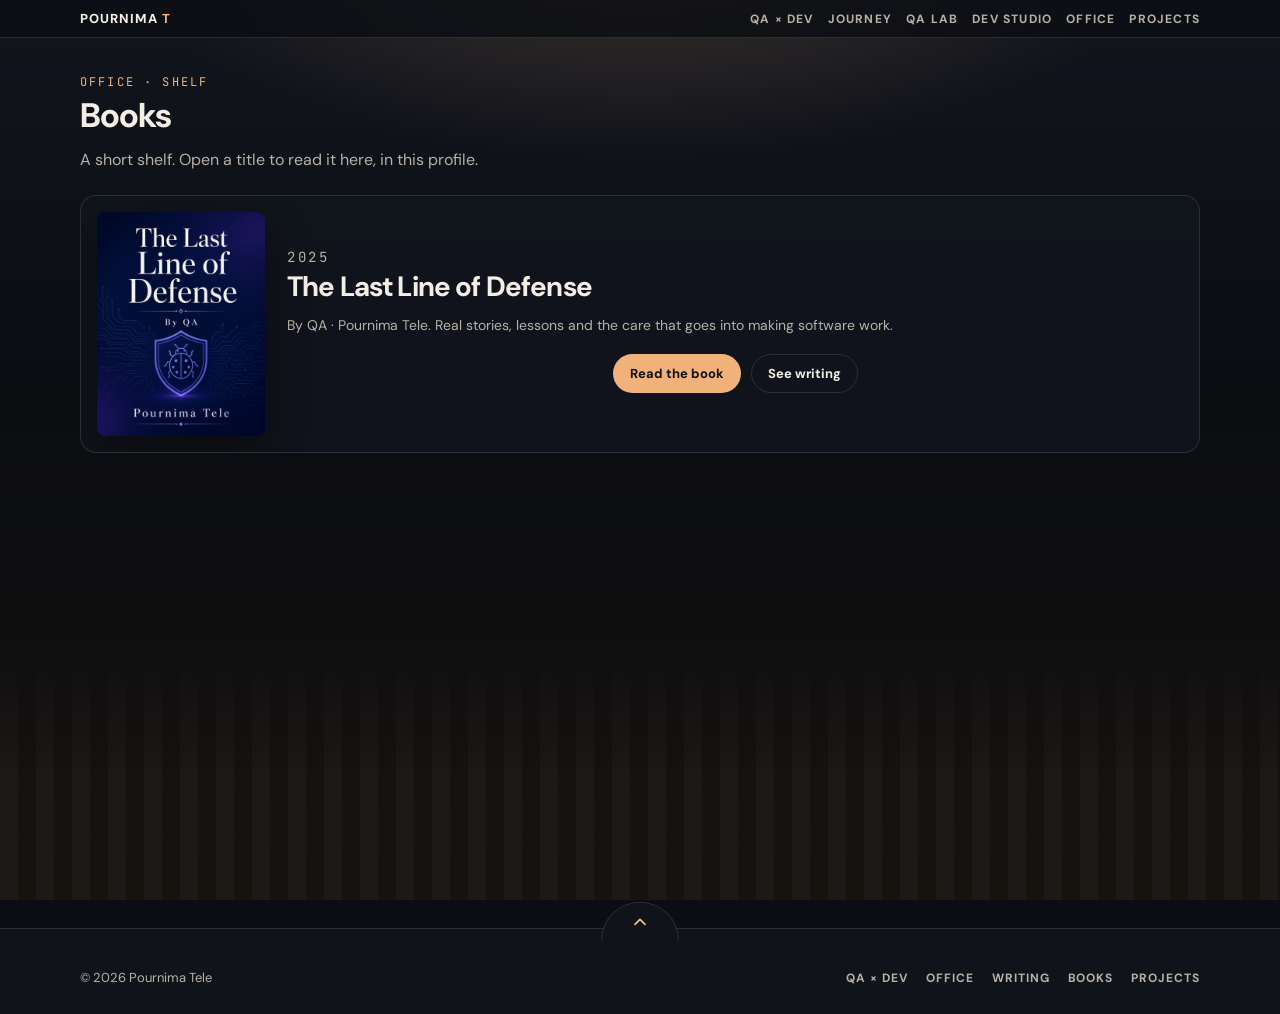
<file: books.html>
<!DOCTYPE html>
<html lang="en">
<head>
  <meta charset="UTF-8" />
  <meta name="viewport" content="width=device-width, initial-scale=1" />
  <title>Books | Pournima T</title>
  <meta name="description" content="The Last Line of Defense — By QA. A book by Pournima Tele." />
  <link rel="preconnect" href="https://fonts.googleapis.com" />
  <link href="https://fonts.googleapis.com/css2?family=DM+Sans:wght@400;500;700;800&family=JetBrains+Mono:wght@500;700&display=swap" rel="stylesheet" />
  <link rel="stylesheet" href="./styles.css" />
</head>
<body id="top" data-room="office" data-root="./">
  <div class="mouse-spot" aria-hidden="true"></div>
  <a class="skip" href="#main">Skip to content</a>
  <div class="floor">
    <header class="nav hud">
      <div class="wrap hud-inner">
        <a class="brand" href="https://qapournima.github.io/qa-dev/">Pournima <span>T</span></a>
        <nav class="nav-links" aria-label="Site">
          <a href="https://qapournima.github.io/qa-dev/" title="Keyboard 1">QA × Dev</a>
          <a href="./journey.html" title="Keyboard J">Journey</a>
          <a href="./qa-lab.html" title="Keyboard 2">QA Lab</a>
          <a href="./dev-studio.html" title="Keyboard 3">Dev Studio</a>
          <a href="./office.html" title="Keyboard 4">Office</a>
          <a href="./fame.html" title="Keyboard 5">Projects</a>
        </nav>
      </div>
    </header>
    <main id="main" class="wrap room" tabindex="-1">
      <p class="kicker">Office · Shelf</p>
      <h1 class="section-title">Books</h1>
      <p class="section-sub">A short shelf. Open a title to read it here, in this profile.</p>
      <article class="panel book-hero" style="margin-top:22px">
        <img src="./assets/books/last-line-cover.png" alt="The Last Line of Defense cover" />
        <div>
          <p class="kicker">2025</p>
          <h2 class="section-title" style="font-size:28px">The Last Line of Defense</h2>
          <p class="section-sub">By QA · Pournima Tele. Real stories, lessons and the care that goes into making software work.</p>
          <div class="cta" style="margin-top:18px">
            <a class="btn btn-primary" href="https://qapournima.github.io/QAPournima/books/read.html?id=the-last-line-of-defense">Read the book</a>
            <a class="btn btn-ghost" href="./writing.html">See writing</a>
          </div>
        </div>
      </article>
    </main>
  </div>
  <footer class="site-foot">
    <a class="to-top" href="#top" aria-label="Back to top"><svg viewBox="0 0 24 24" width="20" height="20" aria-hidden="true"><path d="M6 14l6-6 6 6" fill="none" stroke="currentColor" stroke-width="2.2" stroke-linecap="round" stroke-linejoin="round"/></svg></a>
    <div class="foot-inner wrap">
      <p>© 2026 Pournima Tele</p>
      <nav aria-label="Footer">
        <a href="https://qapournima.github.io/qa-dev/">QA × Dev</a>
        <a href="./office.html">Office</a>
        <a href="./writing.html">Writing</a>
        <a href="./books.html">Books</a>
        <a href="./fame.html">Projects</a>
      </nav>
    </div>
  </footer>
  <script src="./js/hq.js?v=noguide"></script>
</body>
</html>
</file>
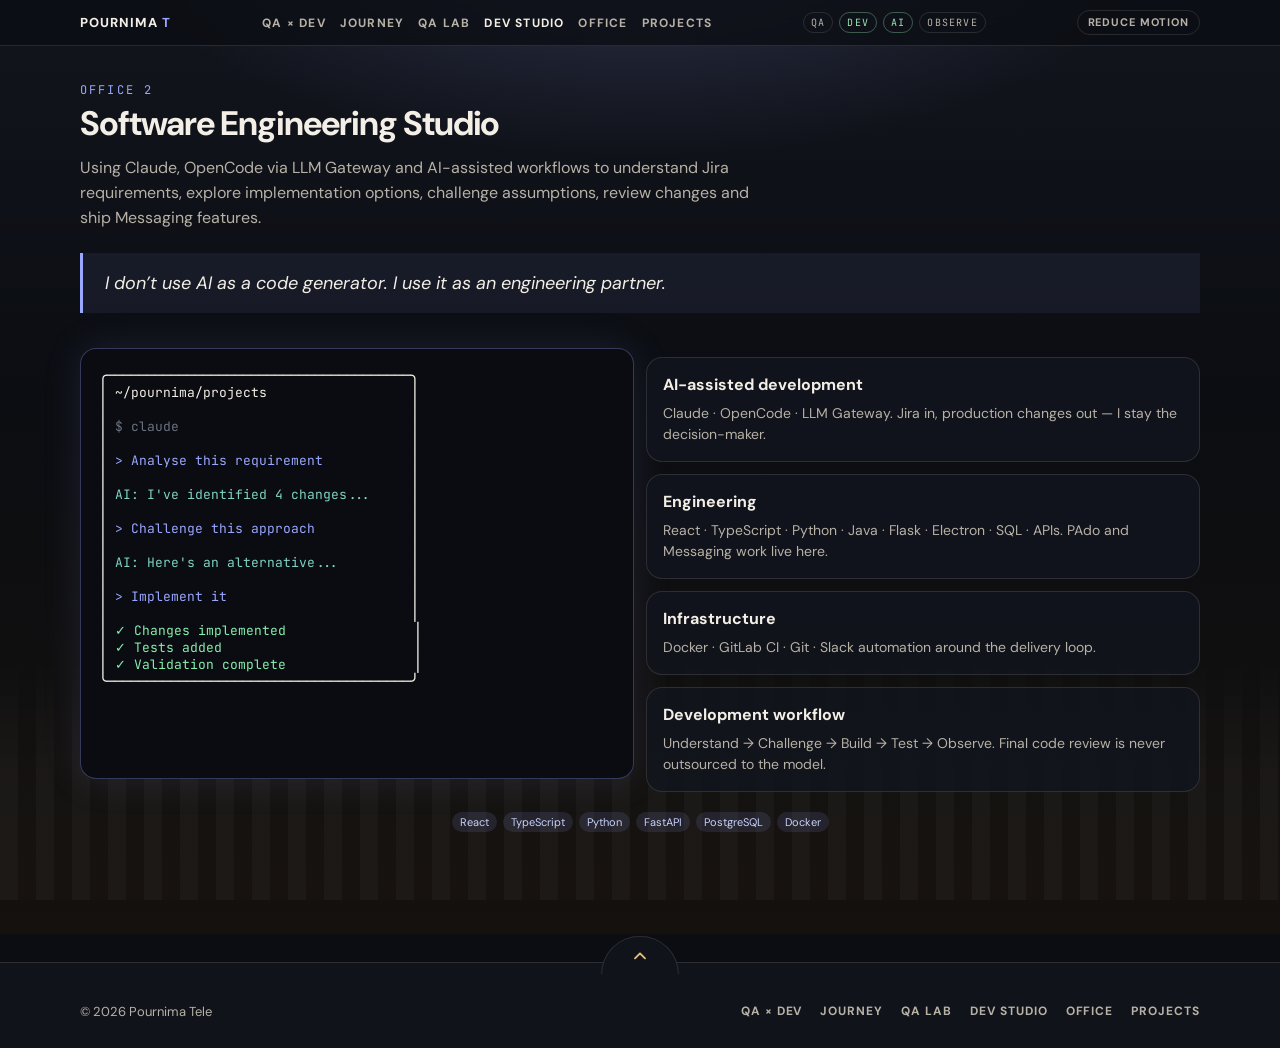
<file: dev-studio.html>
<!DOCTYPE html>
<html lang="en">
<head>
  <meta charset="UTF-8" />
  <meta name="viewport" content="width=device-width, initial-scale=1" />
  <title>Dev Studio | Pournima T</title>
  <link rel="preconnect" href="https://fonts.googleapis.com" />
  <link href="https://fonts.googleapis.com/css2?family=DM+Sans:wght@400;500;700;800&family=JetBrains+Mono:wght@500;700&display=swap" rel="stylesheet" />
  <link rel="stylesheet" href="./styles.css" />
</head>
<body id="top" data-room="dev" data-root="./">
  <div class="mouse-spot" aria-hidden="true"></div>
  <a class="skip" href="#main">Skip to content</a>
  <div class="floor">
    <header class="nav hud">
      <div class="wrap hud-inner">
        <a class="brand" href="https://qapournima.github.io/qa-dev/">Pournima <span>T</span></a>
        <nav class="nav-links" aria-label="Site">
          <a href="https://qapournima.github.io/qa-dev/" title="Keyboard 1">QA × Dev</a>
          <a href="./journey.html" title="Keyboard J">Journey</a>
          <a href="./qa-lab.html" title="Keyboard 2">QA Lab</a>
          <a class="active" href="./dev-studio.html" title="Keyboard 3">Dev Studio</a>
          <a href="./office.html" title="Keyboard 4">Office</a>
          <a href="./fame.html" title="Keyboard 5">Projects</a>
        </nav>
        <p class="hud-status" aria-label="This page: development and AI">
          <span>QA</span>
          <span class="on">Dev</span>
          <span class="on">AI</span>
          <span>Observe</span>
        </p>
        <button type="button" class="hud-toggle" data-motion-toggle aria-pressed="false">Reduce motion</button>
      </div>
    </header>
    <main id="main" class="wrap room" tabindex="-1">
      <p class="kicker">Office 2</p>
      <h1 class="section-title">Software Engineering Studio</h1>
      <p class="section-sub">Using Claude, OpenCode via LLM Gateway and AI-assisted workflows to understand Jira requirements, explore implementation options, challenge assumptions, review changes and ship Messaging features.</p>
      <blockquote class="quote">I don’t use AI as a code generator. I use it as an engineering partner.</blockquote>
      <div class="grid-2">
        <pre class="terminal">╭──────────────────────────────────────╮
│ ~/pournima/projects                  │
│                                      │
│ <span class="bar">$ claude</span>                             │
│                                      │
│ <span class="prompt">&gt; Analyse this requirement</span>           │
│                                      │
│ <span class="ai">AI: I've identified 4 changes...</span>     │
│                                      │
│ <span class="prompt">&gt; Challenge this approach</span>            │
│                                      │
│ <span class="ai">AI: Here's an alternative...</span>         │
│                                      │
│ <span class="prompt">&gt; Implement it</span>                       │
│                                      │
│ <span class="ok">✓ Changes implemented</span>                │
│ <span class="ok">✓ Tests added</span>                        │
│ <span class="ok">✓ Validation complete</span>                │
╰──────────────────────────────────────╯</pre>
        <div class="stations" style="grid-template-columns:1fr">
          <article class="card">
            <h3>AI-assisted development</h3>
            <p>Claude · OpenCode · LLM Gateway. Jira in, production changes out — I stay the decision-maker.</p>
          </article>
          <article class="card">
            <h3>Engineering</h3>
            <p>React · TypeScript · Python · Java · Flask · Electron · SQL · APIs. PAdo and Messaging work live here.</p>
          </article>
          <article class="card">
            <h3>Infrastructure</h3>
            <p>Docker · GitLab CI · Git · Slack automation around the delivery loop.</p>
          </article>
          <article class="card">
            <h3>Development workflow</h3>
            <p>Understand → Challenge → Build → Test → Observe. Final code review is never outsourced to the model.</p>
          </article>
        </div>
      </div>
      <p class="tags" style="justify-content:center;margin-top:20px">
        <span class="tag">React</span><span class="tag">TypeScript</span><span class="tag">Python</span>
        <span class="tag">FastAPI</span><span class="tag">PostgreSQL</span><span class="tag">Docker</span>
      </p>
    </main>
  </div>
  <footer class="site-foot">
    <a class="to-top" href="#top" aria-label="Back to top"><svg viewBox="0 0 24 24" width="20" height="20" aria-hidden="true"><path d="M6 14l6-6 6 6" fill="none" stroke="currentColor" stroke-width="2.2" stroke-linecap="round" stroke-linejoin="round"/></svg></a>
    <div class="foot-inner wrap">
      <p>© 2026 Pournima Tele</p>
      <nav aria-label="Footer">
        <a href="https://qapournima.github.io/qa-dev/">QA × Dev</a>
        <a href="./journey.html">Journey</a>
        <a href="./qa-lab.html">QA Lab</a>
        <a href="./dev-studio.html">Dev Studio</a>
        <a href="./office.html">Office</a>
        <a href="./fame.html">Projects</a>
      </nav>
    </div>
  </footer>
  <script src="./js/hq.js?v=noguide"></script>
</body>
</html>
</file>
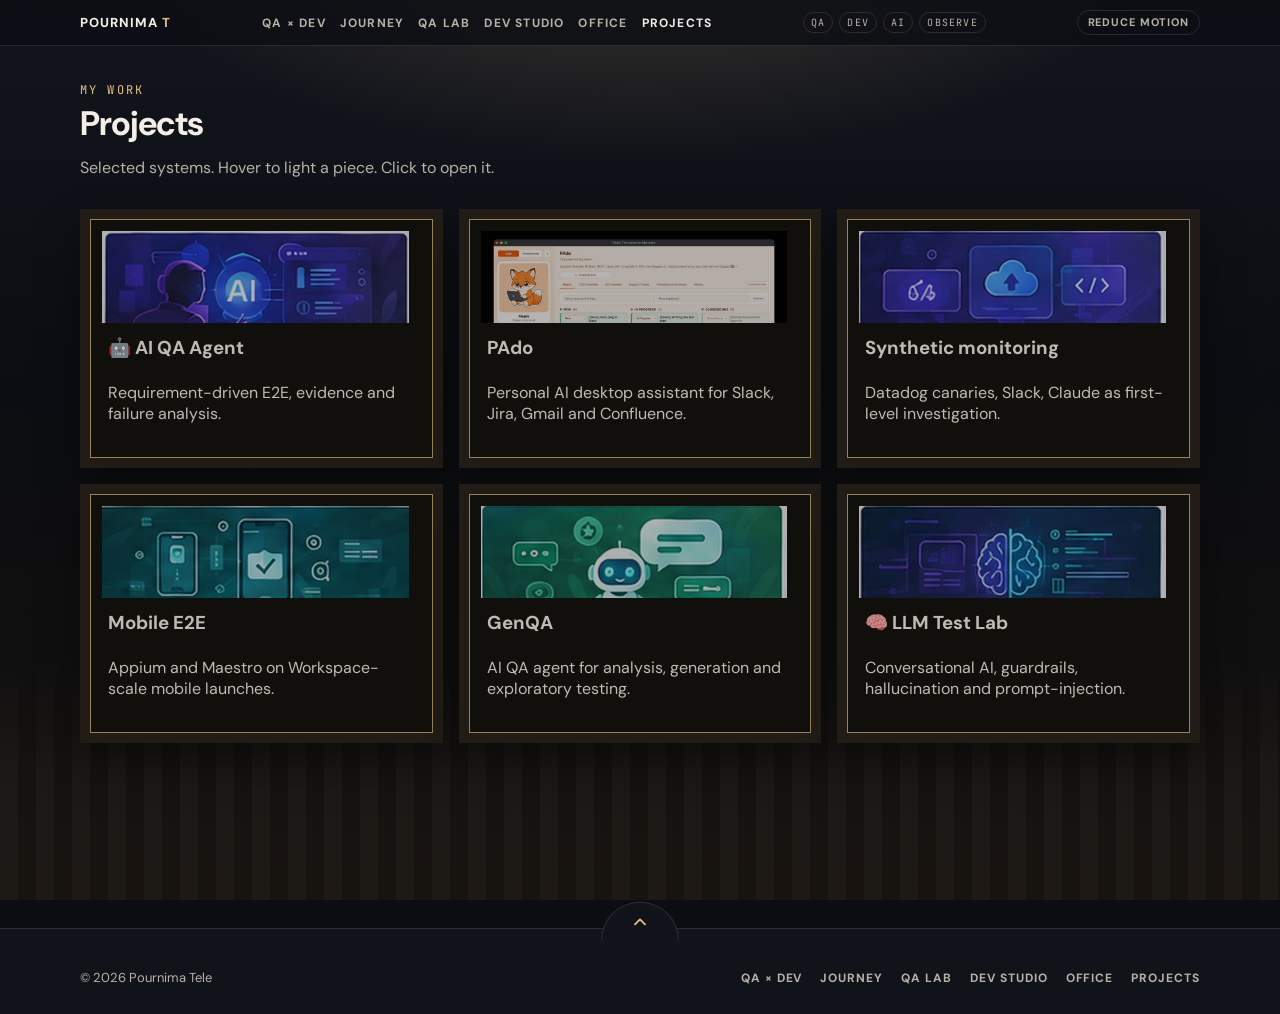
<file: fame.html>
<!DOCTYPE html>
<html lang="en">
<head>
  <meta charset="UTF-8" />
  <meta name="viewport" content="width=device-width, initial-scale=1" />
  <title>Projects | Pournima T</title>
  <link rel="preconnect" href="https://fonts.googleapis.com" />
  <link href="https://fonts.googleapis.com/css2?family=DM+Sans:wght@400;500;700;800&family=JetBrains+Mono:wght@500;700&display=swap" rel="stylesheet" />
  <link rel="stylesheet" href="./styles.css" />
</head>
<body id="top" data-room="fame" data-root="./">
  <div class="mouse-spot" aria-hidden="true"></div>
  <a class="skip" href="#main">Skip to content</a>
  <div class="floor">
    <header class="nav hud">
      <div class="wrap hud-inner">
        <a class="brand" href="https://qapournima.github.io/qa-dev/">Pournima <span>T</span></a>
        <nav class="nav-links" aria-label="Site">
          <a href="https://qapournima.github.io/qa-dev/" title="Keyboard 1">QA × Dev</a>
          <a href="./journey.html" title="Keyboard J">Journey</a>
          <a href="./qa-lab.html" title="Keyboard 2">QA Lab</a>
          <a href="./dev-studio.html" title="Keyboard 3">Dev Studio</a>
          <a href="./office.html" title="Keyboard 4">Office</a>
          <a class="active" href="./fame.html" title="Keyboard 5">Projects</a>
        </nav>
        <p class="hud-status" aria-label="This page: projects">
          <span>QA</span>
          <span>Dev</span>
          <span>AI</span>
          <span>Observe</span>
        </p>
        <button type="button" class="hud-toggle" data-motion-toggle aria-pressed="false">Reduce motion</button>
      </div>
    </header>
    <main id="main" class="wrap room" tabindex="-1">
      <p class="kicker">My work</p>
      <h1 class="section-title">Projects</h1>
      <p class="section-sub">Selected systems. Hover to light a piece. Click to open it.</p>
      <div class="wall">
        <a class="frame" href="./projects/ai-qa.html">
          <img src="./assets/ai-testing-platform.png" alt="" />
          <h3>🤖 AI QA Agent</h3>
          <p>Requirement-driven E2E, evidence and failure analysis.</p>
        </a>
        <a class="frame" href="https://github.com/QAPournima/PAdo">
          <img src="./assets/pado.png" alt="" />
          <h3>PAdo</h3>
          <p>Personal AI desktop assistant for Slack, Jira, Gmail and Confluence.</p>
        </a>
        <a class="frame" href="./qa-lab.html#observability">
          <img src="./assets/api-backend-automation.png" alt="" />
          <h3>Synthetic monitoring</h3>
          <p>Datadog canaries, Slack, Claude as first-level investigation.</p>
        </a>
        <a class="frame" href="https://github.com/QAPournima/QAAutomationTest_Mobile">
          <img src="./assets/mobile-maestro-automation.png" alt="" />
          <h3>Mobile E2E</h3>
          <p>Appium and Maestro on Workspace-scale mobile launches.</p>
        </a>
        <a class="frame" href="https://github.com/QAPournima/GenQA-AI-Agent-Web">
          <img src="./assets/genqa-ai-agent.png" alt="" />
          <h3>GenQA</h3>
          <p>AI QA agent for analysis, generation and exploratory testing.</p>
        </a>
        <a class="frame" href="https://github.com/QAPournima/AI-Testing-Agents">
          <img src="./assets/llm-conversational-ai-testing.png" alt="" />
          <h3>🧠 LLM Test Lab</h3>
          <p>Conversational AI, guardrails, hallucination and prompt-injection.</p>
        </a>
      </div>
    </main>
  </div>
  <footer class="site-foot">
    <a class="to-top" href="#top" aria-label="Back to top"><svg viewBox="0 0 24 24" width="20" height="20" aria-hidden="true"><path d="M6 14l6-6 6 6" fill="none" stroke="currentColor" stroke-width="2.2" stroke-linecap="round" stroke-linejoin="round"/></svg></a>
    <div class="foot-inner wrap">
      <p>© 2026 Pournima Tele</p>
      <nav aria-label="Footer">
        <a href="https://qapournima.github.io/qa-dev/">QA × Dev</a>
        <a href="./journey.html">Journey</a>
        <a href="./qa-lab.html">QA Lab</a>
        <a href="./dev-studio.html">Dev Studio</a>
        <a href="./office.html">Office</a>
        <a href="./fame.html">Projects</a>
      </nav>
    </div>
  </footer>
  <script src="./js/hq.js?v=noguide"></script>
</body>
</html>
</file>
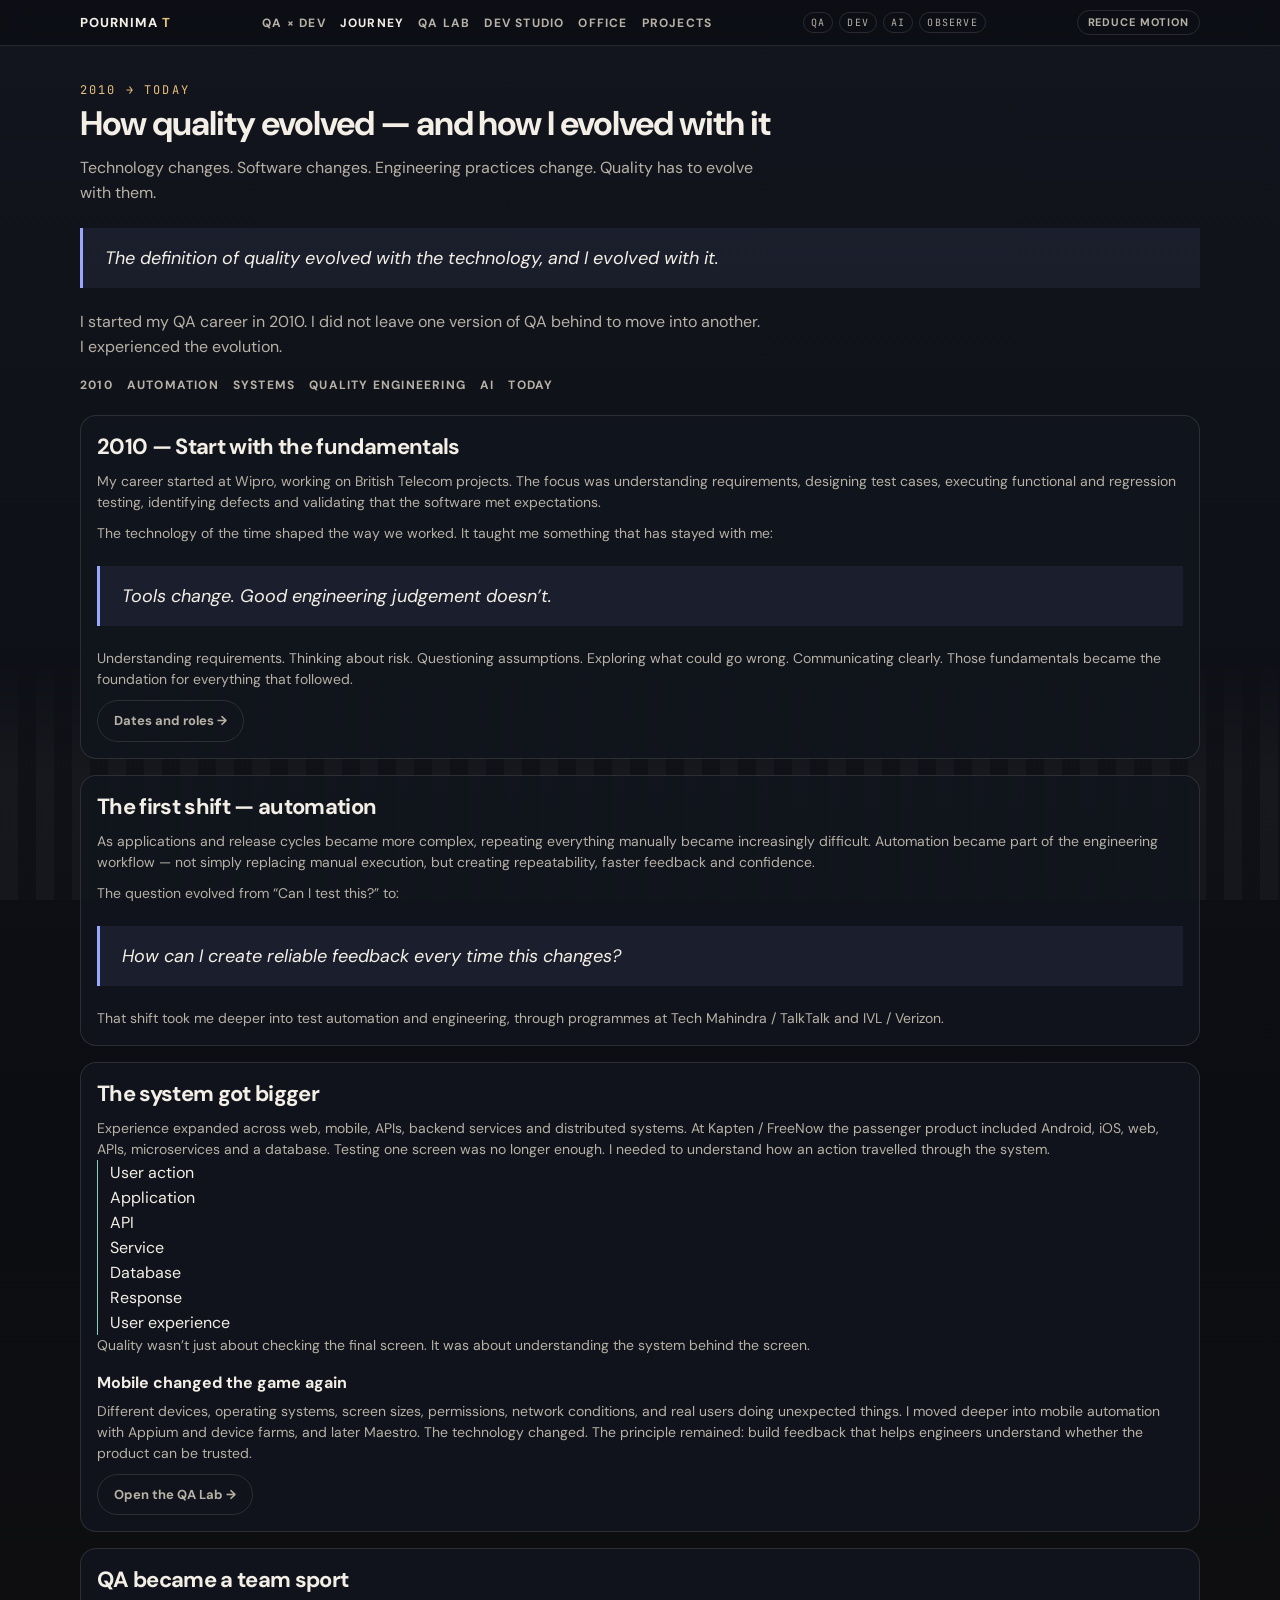
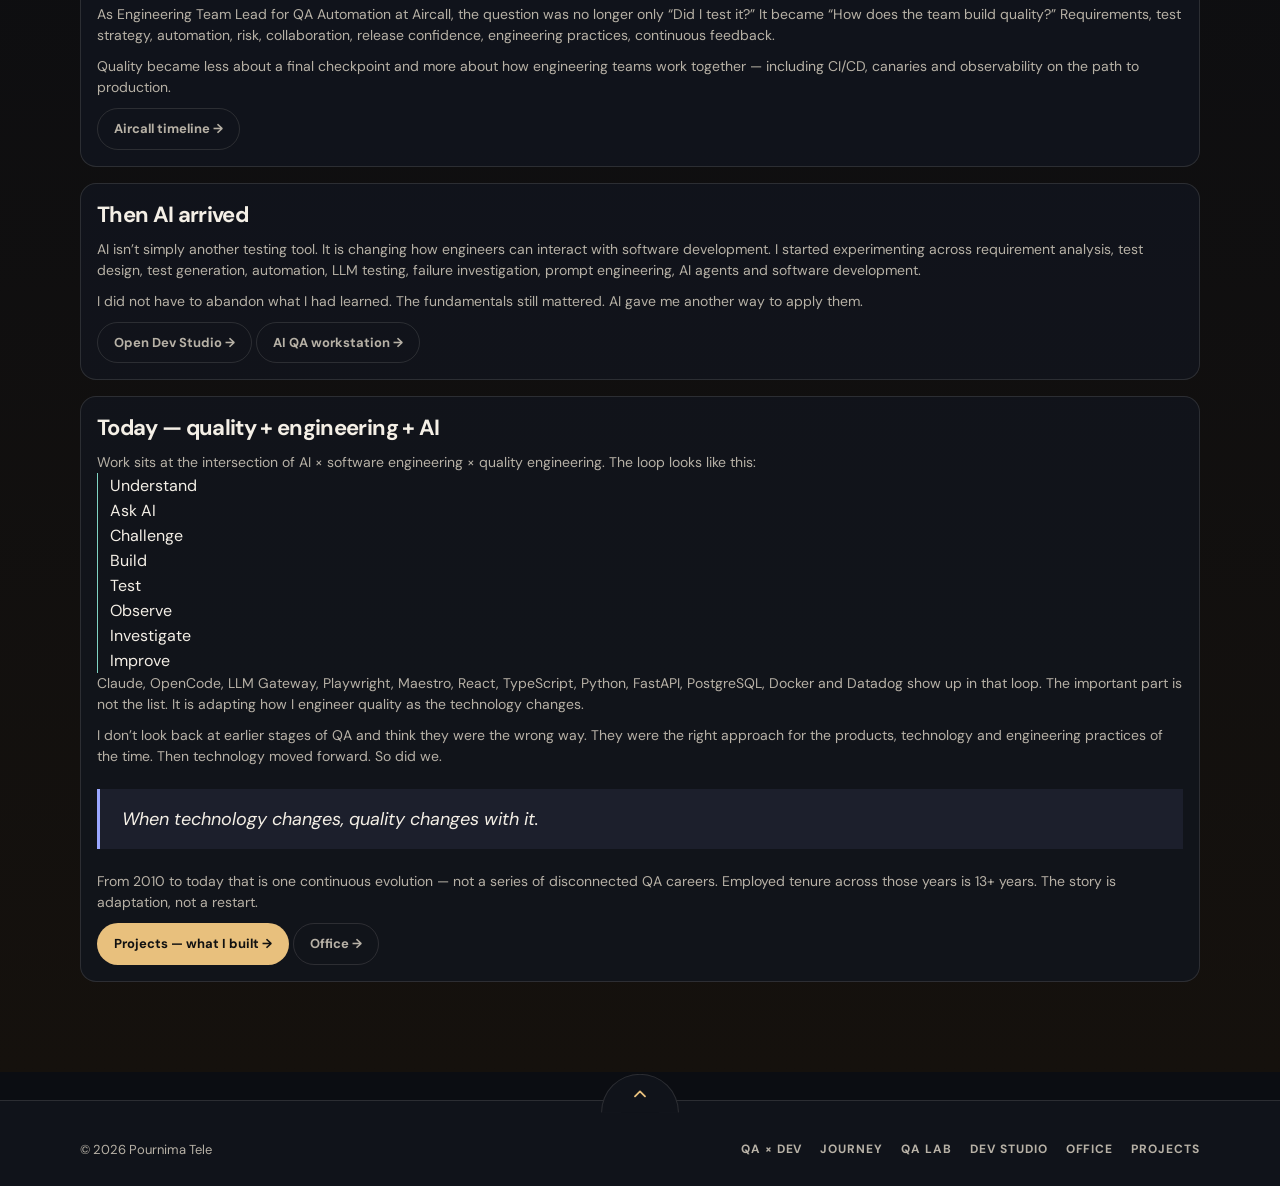
<file: journey.html>
<!DOCTYPE html>
<html lang="en">
<head>
  <meta charset="UTF-8" />
  <meta name="viewport" content="width=device-width, initial-scale=1" />
  <title>How quality evolved | Pournima T</title>
  <link rel="preconnect" href="https://fonts.googleapis.com" />
  <link href="https://fonts.googleapis.com/css2?family=DM+Sans:wght@400;500;700;800&family=JetBrains+Mono:wght@500;700&display=swap" rel="stylesheet" />
  <link rel="stylesheet" href="./styles.css" />
</head>
<body id="top" data-room="journey" data-root="./">
  <div class="mouse-spot" aria-hidden="true"></div>
  <a class="skip" href="#main">Skip to content</a>
  <div class="floor">
    <header class="nav hud">
      <div class="wrap hud-inner">
        <a class="brand" href="https://qapournima.github.io/qa-dev/">Pournima <span>T</span></a>
        <nav class="nav-links" aria-label="Site">
          <a href="https://qapournima.github.io/qa-dev/" title="Keyboard 1">QA × Dev</a>
          <a class="active" href="./journey.html" title="Keyboard J">Journey</a>
          <a href="./qa-lab.html" title="Keyboard 2">QA Lab</a>
          <a href="./dev-studio.html" title="Keyboard 3">Dev Studio</a>
          <a href="./office.html" title="Keyboard 4">Office</a>
          <a href="./fame.html" title="Keyboard 5">Projects</a>
        </nav>
        <p class="hud-status" aria-label="This page: quality engineering">
          <span>QA</span>
          <span>Dev</span>
          <span>AI</span>
          <span>Observe</span>
        </p>
        <button type="button" class="hud-toggle" data-motion-toggle aria-pressed="false">Reduce motion</button>
      </div>
    </header>
    <main id="main" class="wrap room" tabindex="-1">
      <p class="kicker">2010 → today</p>
      <h1 class="section-title">How quality evolved — and how I evolved with it</h1>
      <p class="section-sub">Technology changes. Software changes. Engineering practices change. Quality has to evolve with them.</p>
      <blockquote class="quote">The definition of quality evolved with the technology, and I evolved with it.</blockquote>
      <p class="section-sub">I started my QA career in 2010. I did not leave one version of QA behind to move into another. I experienced the evolution.</p>
      <p class="era-nav" aria-label="Eras">
        <a href="#foundations">2010</a>
        <a href="#automation">Automation</a>
        <a href="#systems">Systems</a>
        <a href="#qe">Quality engineering</a>
        <a href="#ai">AI</a>
        <a href="#today">Today</a>
      </p>

      <article class="panel" id="foundations" style="margin-top:22px">
        <h2>2010 — Start with the fundamentals</h2>
        <p>My career started at Wipro, working on British Telecom projects. The focus was understanding requirements, designing test cases, executing functional and regression testing, identifying defects and validating that the software met expectations.</p>
        <p>The technology of the time shaped the way we worked. It taught me something that has stayed with me:</p>
        <blockquote class="quote">Tools change. Good engineering judgement doesn’t.</blockquote>
        <p>Understanding requirements. Thinking about risk. Questioning assumptions. Exploring what could go wrong. Communicating clearly. Those fundamentals became the foundation for everything that followed.</p>
        <p><a class="btn btn-ghost" href="./work.html">Dates and roles →</a></p>
      </article>

      <article class="panel" id="automation" style="margin-top:16px">
        <h2>The first shift — automation</h2>
        <p>As applications and release cycles became more complex, repeating everything manually became increasingly difficult. Automation became part of the engineering workflow — not simply replacing manual execution, but creating repeatability, faster feedback and confidence.</p>
        <p>The question evolved from “Can I test this?” to:</p>
        <blockquote class="quote">How can I create reliable feedback every time this changes?</blockquote>
        <p>That shift took me deeper into test automation and engineering, through programmes at Tech Mahindra / TalkTalk and IVL / Verizon.</p>
      </article>

      <article class="panel" id="systems" style="margin-top:16px">
        <h2>The system got bigger</h2>
        <p>Experience expanded across web, mobile, APIs, backend services and distributed systems. At Kapten / FreeNow the passenger product included Android, iOS, web, APIs, microservices and a database. Testing one screen was no longer enough. I needed to understand how an action travelled through the system.</p>
        <ol class="flow static">
          <li>User action</li>
          <li>Application</li>
          <li>API</li>
          <li>Service</li>
          <li>Database</li>
          <li>Response</li>
          <li>User experience</li>
        </ol>
        <p>Quality wasn’t just about checking the final screen. It was about understanding the system behind the screen.</p>
        <h3>Mobile changed the game again</h3>
        <p>Different devices, operating systems, screen sizes, permissions, network conditions, and real users doing unexpected things. I moved deeper into mobile automation with Appium and device farms, and later Maestro. The technology changed. The principle remained: build feedback that helps engineers understand whether the product can be trusted.</p>
        <p><a class="btn btn-ghost" href="./qa-lab.html">Open the QA Lab →</a></p>
      </article>

      <article class="panel" id="qe" style="margin-top:16px">
        <h2>QA became a team sport</h2>
        <p>As Engineering Team Lead for QA Automation at Aircall, the question was no longer only “Did I test it?” It became “How does the team build quality?” Requirements, test strategy, automation, risk, collaboration, release confidence, engineering practices, continuous feedback.</p>
        <p>Quality became less about a final checkpoint and more about how engineering teams work together — including CI/CD, canaries and observability on the path to production.</p>
        <p><a class="btn btn-ghost" href="./work.html#aircall">Aircall timeline →</a></p>
      </article>

      <article class="panel" id="ai" style="margin-top:16px">
        <h2>Then AI arrived</h2>
        <p>AI isn’t simply another testing tool. It is changing how engineers can interact with software development. I started experimenting across requirement analysis, test design, test generation, automation, LLM testing, failure investigation, prompt engineering, AI agents and software development.</p>
        <p>I did not have to abandon what I had learned. The fundamentals still mattered. AI gave me another way to apply them.</p>
        <p><a class="btn btn-ghost" href="./dev-studio.html">Open Dev Studio →</a>
           <a class="btn btn-ghost" href="./qa-lab.html">AI QA workstation →</a></p>
      </article>

      <article class="panel" id="today" style="margin-top:16px">
        <h2>Today — quality + engineering + AI</h2>
        <p>Work sits at the intersection of AI × software engineering × quality engineering. The loop looks like this:</p>
        <ol class="flow static">
          <li>Understand</li>
          <li>Ask AI</li>
          <li>Challenge</li>
          <li>Build</li>
          <li>Test</li>
          <li>Observe</li>
          <li>Investigate</li>
          <li>Improve</li>
        </ol>
        <p>Claude, OpenCode, LLM Gateway, Playwright, Maestro, React, TypeScript, Python, FastAPI, PostgreSQL, Docker and Datadog show up in that loop. The important part is not the list. It is adapting how I engineer quality as the technology changes.</p>
        <p>I don’t look back at earlier stages of QA and think they were the wrong way. They were the right approach for the products, technology and engineering practices of the time. Then technology moved forward. So did we.</p>
        <blockquote class="quote">When technology changes, quality changes with it.</blockquote>
        <p>From 2010 to today that is one continuous evolution — not a series of disconnected QA careers. Employed tenure across those years is 13+ years. The story is adaptation, not a restart.</p>
        <p>
          <a class="btn btn-primary" href="./fame.html">Projects — what I built →</a>
          <a class="btn btn-ghost" href="./office.html">Office →</a>
        </p>
      </article>
    </main>
  </div>
  <footer class="site-foot">
    <a class="to-top" href="#top" aria-label="Back to top"><svg viewBox="0 0 24 24" width="20" height="20" aria-hidden="true"><path d="M6 14l6-6 6 6" fill="none" stroke="currentColor" stroke-width="2.2" stroke-linecap="round" stroke-linejoin="round"/></svg></a>
    <div class="foot-inner wrap">
      <p>© 2026 Pournima Tele</p>
      <nav aria-label="Footer">
        <a href="https://qapournima.github.io/qa-dev/">QA × Dev</a>
        <a href="./journey.html">Journey</a>
        <a href="./qa-lab.html">QA Lab</a>
        <a href="./dev-studio.html">Dev Studio</a>
        <a href="./office.html">Office</a>
        <a href="./fame.html">Projects</a>
      </nav>
    </div>
  </footer>
  <script src="./js/hq.js?v=noguide"></script>
</body>
</html>
</file>
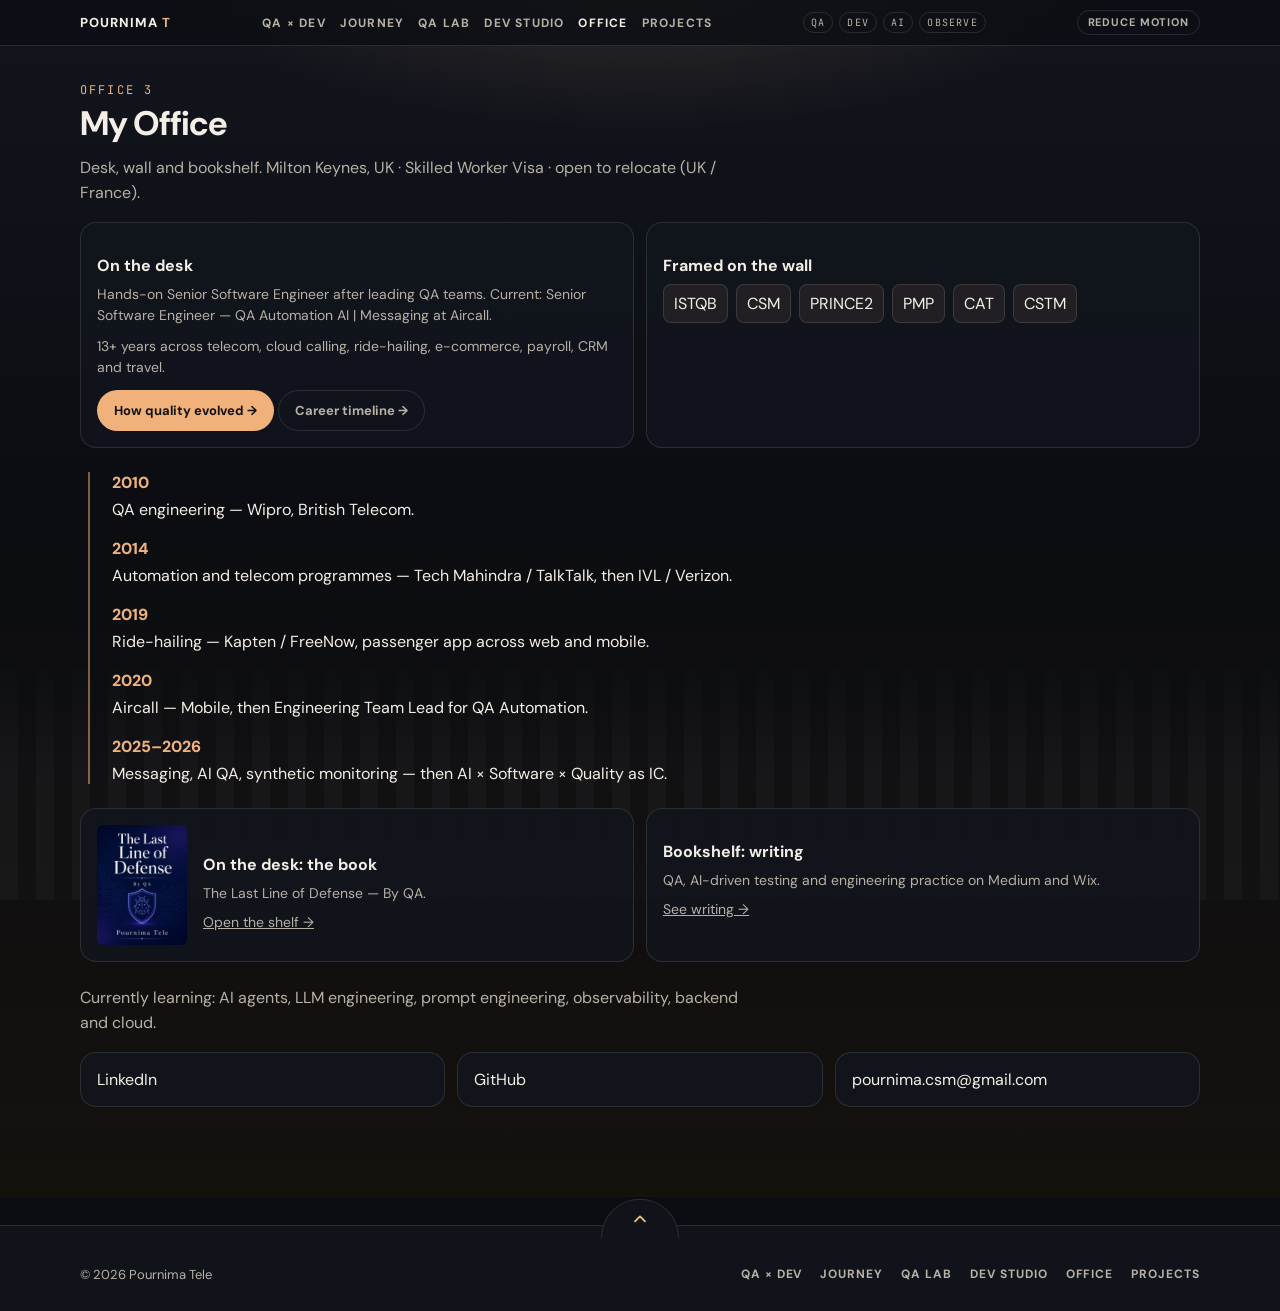
<file: office.html>
<!DOCTYPE html>
<html lang="en">
<head>
  <meta charset="UTF-8" />
  <meta name="viewport" content="width=device-width, initial-scale=1" />
  <title>My Office | Pournima T</title>
  <link rel="preconnect" href="https://fonts.googleapis.com" />
  <link href="https://fonts.googleapis.com/css2?family=DM+Sans:wght@400;500;700;800&family=JetBrains+Mono:wght@500;700&display=swap" rel="stylesheet" />
  <link rel="stylesheet" href="./styles.css" />
</head>
<body id="top" data-room="office" data-root="./">
  <div class="mouse-spot" aria-hidden="true"></div>
  <a class="skip" href="#main">Skip to content</a>
  <div class="floor">
    <header class="nav hud">
      <div class="wrap hud-inner">
        <a class="brand" href="https://qapournima.github.io/qa-dev/">Pournima <span>T</span></a>
        <nav class="nav-links" aria-label="Site">
          <a href="https://qapournima.github.io/qa-dev/" title="Keyboard 1">QA × Dev</a>
          <a href="./journey.html" title="Keyboard J">Journey</a>
          <a href="./qa-lab.html" title="Keyboard 2">QA Lab</a>
          <a href="./dev-studio.html" title="Keyboard 3">Dev Studio</a>
          <a class="active" href="./office.html" title="Keyboard 4">Office</a>
          <a href="./fame.html" title="Keyboard 5">Projects</a>
        </nav>
        <p class="hud-status" aria-label="This page: office and career">
          <span>QA</span>
          <span>Dev</span>
          <span>AI</span>
          <span>Observe</span>
        </p>
        <button type="button" class="hud-toggle" data-motion-toggle aria-pressed="false">Reduce motion</button>
      </div>
    </header>
    <main id="main" class="wrap room" tabindex="-1">
      <p class="kicker">Office 3</p>
      <h1 class="section-title">My Office</h1>
      <p class="section-sub">Desk, wall and bookshelf. Milton Keynes, UK · Skilled Worker Visa · open to relocate (UK / France).</p>
      <div class="grid-2">
        <article class="panel">
          <h3>On the desk</h3>
          <p>Hands-on Senior Software Engineer after leading QA teams. Current: Senior Software Engineer — QA Automation AI | Messaging at Aircall.</p>
          <p style="margin-top:10px">13+ years across telecom, cloud calling, ride-hailing, e-commerce, payroll, CRM and travel.</p>
          <p style="margin-top:12px"><a class="btn btn-primary" href="./journey.html">How quality evolved →</a>
          <a class="btn btn-ghost" href="./work.html">Career timeline →</a></p>
        </article>
        <article class="panel">
          <h3>Framed on the wall</h3>
          <div class="certs">
            <span class="cert">ISTQB</span><span class="cert">CSM</span><span class="cert">PRINCE2</span>
            <span class="cert">PMP</span><span class="cert">CAT</span><span class="cert">CSTM</span>
          </div>
        </article>
      </div>
      <div class="timeline">
        <p class="year">2010</p>
        <p class="step">QA engineering — Wipro, British Telecom.</p>
        <p class="year">2014</p>
        <p class="step">Automation and telecom programmes — Tech Mahindra / TalkTalk, then IVL / Verizon.</p>
        <p class="year">2019</p>
        <p class="step">Ride-hailing — Kapten / FreeNow, passenger app across web and mobile.</p>
        <p class="year">2020</p>
        <p class="step">Aircall — Mobile, then Engineering Team Lead for QA Automation.</p>
        <p class="year">2025–2026</p>
        <p class="step">Messaging, AI QA, synthetic monitoring — then AI × Software × Quality as IC.</p>
      </div>
      <div class="grid-2" style="margin-top:24px">
        <article class="panel book-row">
          <img src="./assets/books/last-line-cover.png" alt="The Last Line of Defense cover" />
          <div>
            <h3>On the desk: the book</h3>
            <p>The Last Line of Defense — By QA.</p>
            <p style="margin-top:8px"><a href="./books.html">Open the shelf →</a></p>
          </div>
        </article>
        <article class="panel">
          <h3>Bookshelf: writing</h3>
          <p>QA, AI-driven testing and engineering practice on Medium and Wix.</p>
          <p style="margin-top:8px"><a href="./writing.html">See writing →</a></p>
        </article>
      </div>
      <p class="section-sub" style="margin-top:24px">Currently learning: AI agents, LLM engineering, prompt engineering, observability, backend and cloud.</p>
      <div class="stations" style="margin-top:16px">
        <a class="card" href="https://www.linkedin.com/in/pournimatele/">LinkedIn</a>
        <a class="card" href="https://github.com/QAPournima">GitHub</a>
        <a class="card" href="mailto:pournima.csm@gmail.com">pournima.csm@gmail.com</a>
      </div>
    </main>
  </div>
  <footer class="site-foot">
    <a class="to-top" href="#top" aria-label="Back to top"><svg viewBox="0 0 24 24" width="20" height="20" aria-hidden="true"><path d="M6 14l6-6 6 6" fill="none" stroke="currentColor" stroke-width="2.2" stroke-linecap="round" stroke-linejoin="round"/></svg></a>
    <div class="foot-inner wrap">
      <p>© 2026 Pournima Tele</p>
      <nav aria-label="Footer">
        <a href="https://qapournima.github.io/qa-dev/">QA × Dev</a>
        <a href="./journey.html">Journey</a>
        <a href="./qa-lab.html">QA Lab</a>
        <a href="./dev-studio.html">Dev Studio</a>
        <a href="./office.html">Office</a>
        <a href="./fame.html">Projects</a>
      </nav>
    </div>
  </footer>
  <script src="./js/hq.js?v=noguide"></script>
</body>
</html>
</file>
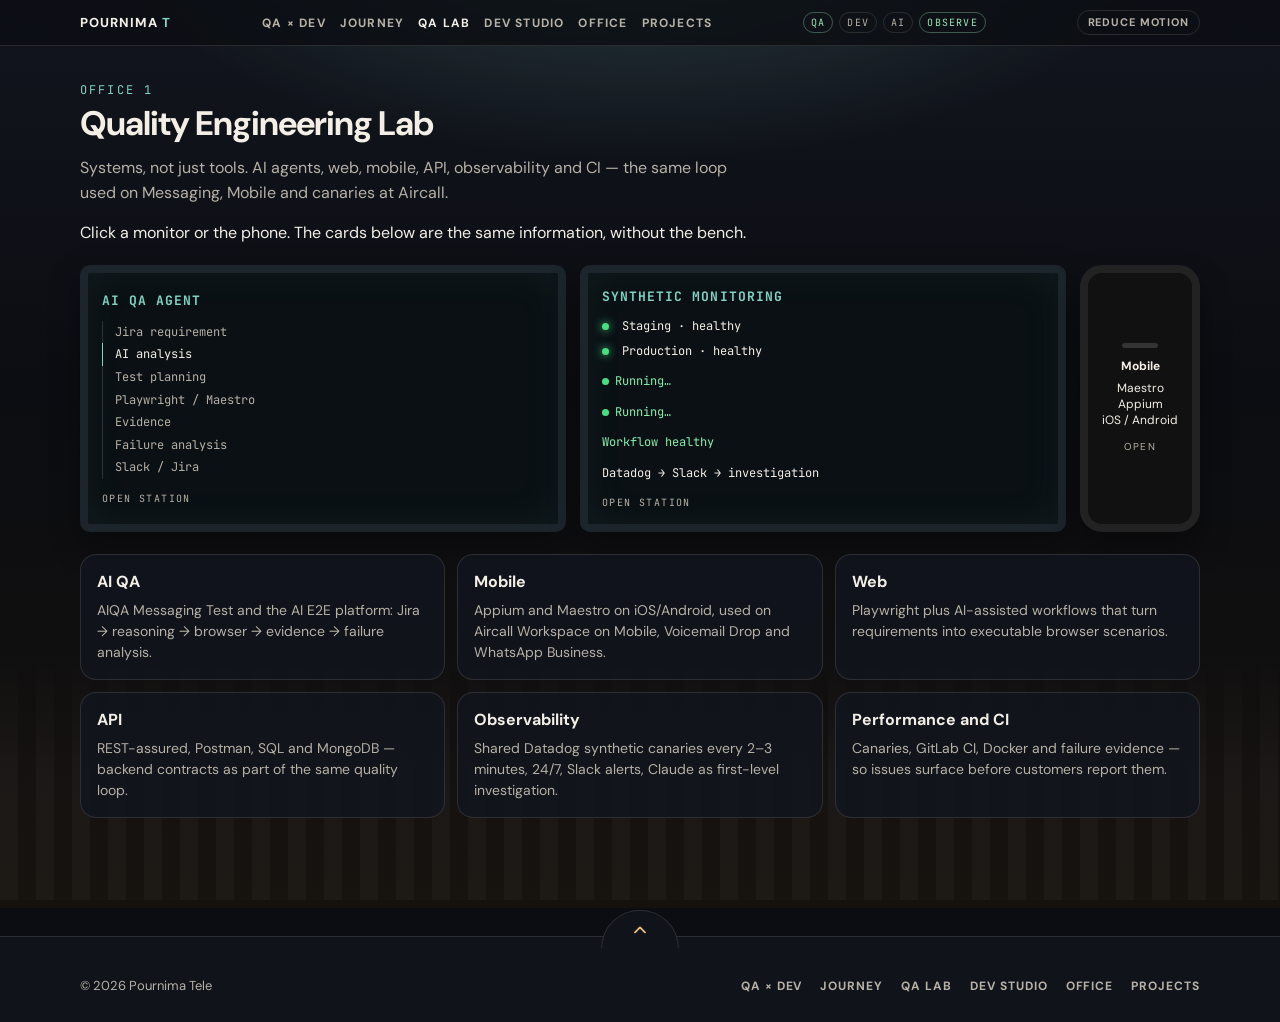
<file: qa-lab.html>
<!DOCTYPE html>
<html lang="en">
<head>
  <meta charset="UTF-8" />
  <meta name="viewport" content="width=device-width, initial-scale=1" />
  <title>QA Lab | Pournima T</title>
  <link rel="preconnect" href="https://fonts.googleapis.com" />
  <link href="https://fonts.googleapis.com/css2?family=DM+Sans:wght@400;500;700;800&family=JetBrains+Mono:wght@500;700&display=swap" rel="stylesheet" />
  <link rel="stylesheet" href="./styles.css" />
</head>
<body id="top" data-room="lab" data-root="./">
  <div class="mouse-spot" aria-hidden="true"></div>
  <a class="skip" href="#main">Skip to content</a>
  <div class="floor">
    <header class="nav hud">
      <div class="wrap hud-inner">
        <a class="brand" href="https://qapournima.github.io/qa-dev/">Pournima <span>T</span></a>
        <nav class="nav-links" aria-label="Site">
          <a href="https://qapournima.github.io/qa-dev/" title="Keyboard 1">QA × Dev</a>
          <a href="./journey.html" title="Keyboard J">Journey</a>
          <a class="active" href="./qa-lab.html" title="Keyboard 2">QA Lab</a>
          <a href="./dev-studio.html" title="Keyboard 3">Dev Studio</a>
          <a href="./office.html" title="Keyboard 4">Office</a>
          <a href="./fame.html" title="Keyboard 5">Projects</a>
        </nav>
        <p class="hud-status" aria-label="This page: QA and observability">
          <span class="on">QA</span>
          <span>Dev</span>
          <span>AI</span>
          <span class="on">Observe</span>
        </p>
        <button type="button" class="hud-toggle" data-motion-toggle aria-pressed="false">Reduce motion</button>
      </div>
    </header>
    <main id="main" class="wrap room" tabindex="-1">
      <p class="kicker">Office 1</p>
      <h1 class="section-title">Quality Engineering Lab</h1>
      <p class="section-sub">Systems, not just tools. AI agents, web, mobile, API, observability and CI — the same loop used on Messaging, Mobile and canaries at Aircall.</p>
      <p class="keys">Click a monitor or the phone. The cards below are the same information, without the bench.</p>
      <div class="desk" role="group" aria-label="Lab bench">
        <button type="button" class="screen hotspot" data-open="agent" aria-controls="lab-inspect" aria-expanded="false">
          <h3>AI QA AGENT</h3>
          <ol class="flow" aria-label="AI QA workflow">
            <li data-step>Jira requirement</li>
            <li data-step>AI analysis</li>
            <li data-step>Test planning</li>
            <li data-step>Playwright / Maestro</li>
            <li data-step>Evidence</li>
            <li data-step>Failure analysis</li>
            <li data-step>Slack / Jira</li>
          </ol>
          <span class="hint">Open station</span>
        </button>
        <button type="button" class="screen hotspot" id="observability" data-open="synth" aria-controls="lab-inspect" aria-expanded="false">
          <h3>SYNTHETIC MONITORING</h3>
          <p class="env"><span class="dot"></span> Staging · healthy</p>
          <p class="env"><span class="dot"></span> Production · healthy</p>
          <p><span class="run">Running…</span></p>
          <p><span class="run">Running…</span></p>
          <p class="ok">Workflow healthy</p>
          <p>Datadog → Slack → investigation</p>
          <span class="hint">Open station</span>
        </button>
        <button type="button" class="phone hotspot" data-open="mobile" aria-controls="lab-inspect" aria-expanded="false">
          <span class="notch" aria-hidden="true"></span>
          <b>Mobile</b>
          Maestro<br />
          Appium<br />
          iOS / Android
          <span class="hint">Open</span>
        </button>
      </div>
      <section id="lab-inspect" class="inspect" hidden>
        <div class="inspect-bar">
          <h2 data-inspect-title>Station</h2>
          <button type="button" class="hud-toggle" data-inspect-close>Close</button>
        </div>
        <article data-panel="agent">
          <p>AIQA Messaging Test and the AI E2E platform: Jira → reasoning → browser → evidence → failure analysis.</p>
          <pre class="terminal">$ agent --from jira
&gt; Requirement received
<span class="ai">AI: analyse, plan, then execute in the browser.</span>
<span class="ok">Evidence captured</span>
<span class="ok">Failure analysis attached</span>
<span class="ok">Slack / Jira notified</span></pre>
          <p>The engineer stays the decision-maker. Traditional E2E asks people to hand-translate requirements into brittle scripts; this loop keeps requirements in and evidence out.</p>
          <p class="inspect-links">
            <a class="btn btn-primary" href="./projects/ai-qa.html">Open AI QA case study</a>
          </p>
        </article>
        <article data-panel="synth" hidden>
          <p>Shared Datadog synthetic canaries every 2–3 minutes, 24/7, Slack alerts, Claude as first-level investigation.</p>
          <p>Synthetic tests run continuously on critical E2E workflows. A failure surfaces in Datadog, alerts Slack, then investigation — so issues appear before customers report them.</p>
          <p>Canaries sit with GitLab CI, Docker and failure evidence — so issues surface before customers report them.</p>
        </article>
        <article data-panel="mobile" hidden>
          <p>Appium and Maestro on iOS/Android, used on Aircall Workspace on Mobile, Voicemail Drop and WhatsApp Business.</p>
          <ol class="flow static">
            <li>iOS / Android</li>
            <li>Maestro / Appium</li>
            <li>CI/CD</li>
            <li>Test results</li>
          </ol>
          <p class="inspect-links">
            <a class="btn btn-ghost" href="https://github.com/QAPournima/QAAutomationTest_Mobile">Mobile automation on GitHub</a>
          </p>
        </article>
      </section>
      <div class="stations">
        <a class="card" href="./projects/ai-qa.html">
          <h3>AI QA</h3>
          <p>AIQA Messaging Test and the AI E2E platform: Jira → reasoning → browser → evidence → failure analysis.</p>
        </a>
        <a class="card" href="https://github.com/QAPournima/QAAutomationTest_Mobile">
          <h3>Mobile</h3>
          <p>Appium and Maestro on iOS/Android, used on Aircall Workspace on Mobile, Voicemail Drop and WhatsApp Business.</p>
        </a>
        <a class="card" href="https://github.com/QAPournima/playwrightWithJavascript">
          <h3>Web</h3>
          <p>Playwright plus AI-assisted workflows that turn requirements into executable browser scenarios.</p>
        </a>
        <a class="card" href="https://github.com/QAPournima/QAAutomation">
          <h3>API</h3>
          <p>REST-assured, Postman, SQL and MongoDB — backend contracts as part of the same quality loop.</p>
        </a>
        <article class="card">
          <h3>Observability</h3>
          <p>Shared Datadog synthetic canaries every 2–3 minutes, 24/7, Slack alerts, Claude as first-level investigation.</p>
        </article>
        <article class="card">
          <h3>Performance and CI</h3>
          <p>Canaries, GitLab CI, Docker and failure evidence — so issues surface before customers report them.</p>
        </article>
      </div>
    </main>
  </div>
  <footer class="site-foot">
    <a class="to-top" href="#top" aria-label="Back to top"><svg viewBox="0 0 24 24" width="20" height="20" aria-hidden="true"><path d="M6 14l6-6 6 6" fill="none" stroke="currentColor" stroke-width="2.2" stroke-linecap="round" stroke-linejoin="round"/></svg></a>
    <div class="foot-inner wrap">
      <p>© 2026 Pournima Tele</p>
      <nav aria-label="Footer">
        <a href="https://qapournima.github.io/qa-dev/">QA × Dev</a>
        <a href="./journey.html">Journey</a>
        <a href="./qa-lab.html">QA Lab</a>
        <a href="./dev-studio.html">Dev Studio</a>
        <a href="./office.html">Office</a>
        <a href="./fame.html">Projects</a>
      </nav>
    </div>
  </footer>
  <script src="./js/hq.js?v=noguide"></script>
  <script src="./js/lab.js"></script>
</body>
</html>
</file>
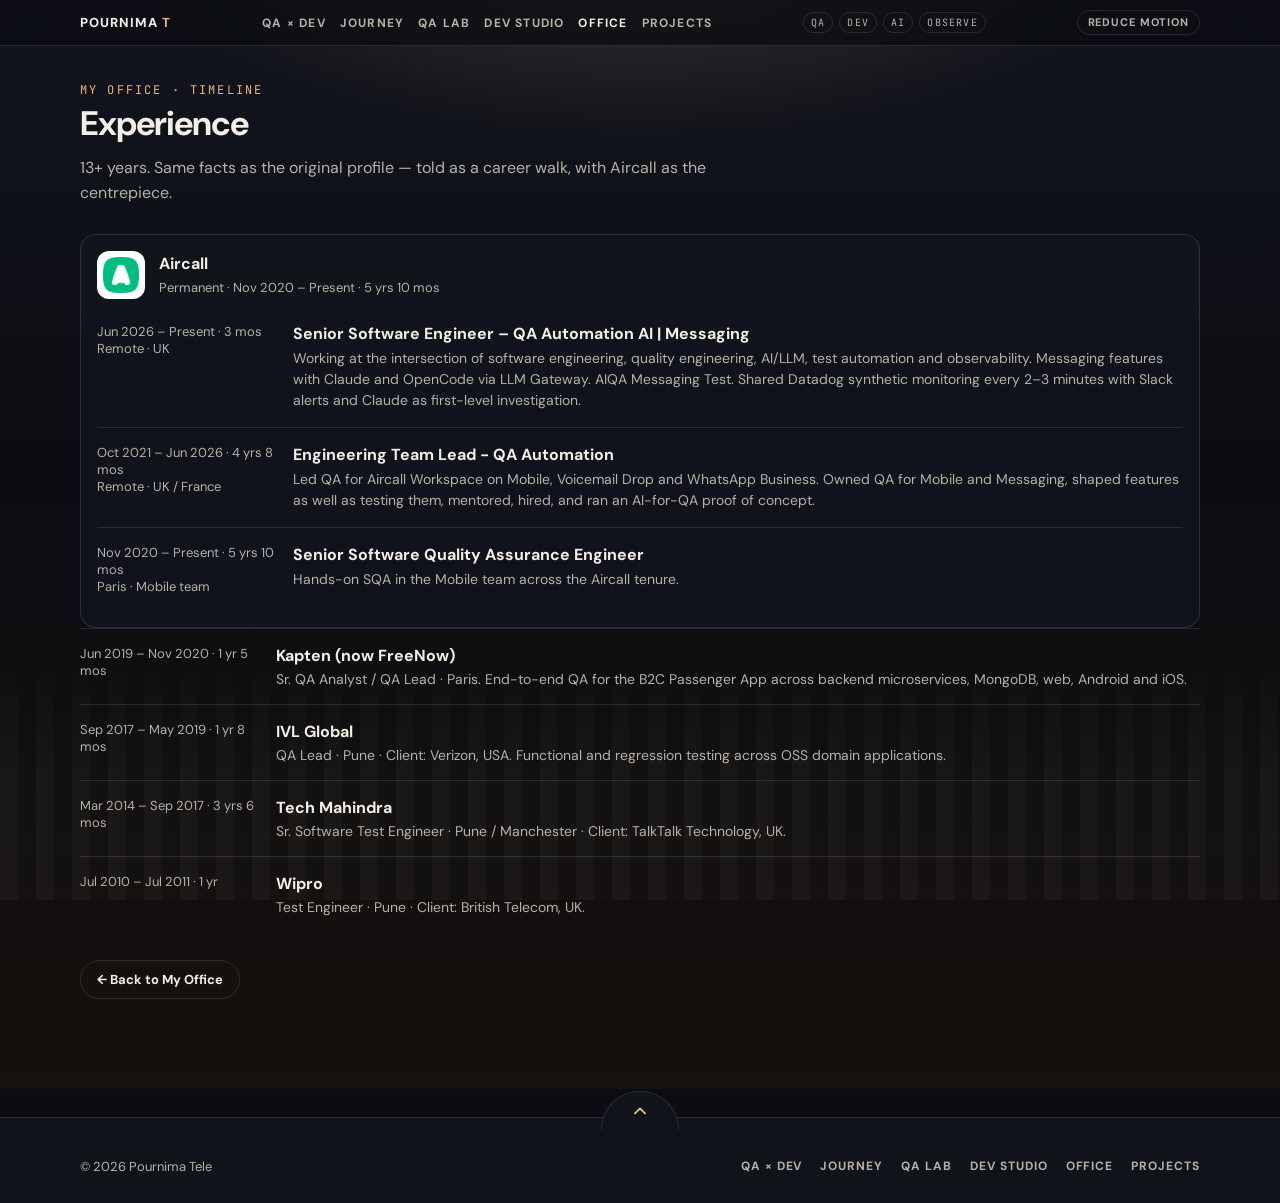
<file: work.html>
<!DOCTYPE html>
<html lang="en">
<head>
  <meta charset="UTF-8" />
  <meta name="viewport" content="width=device-width, initial-scale=1" />
  <title>Experience | Pournima T</title>
  <link rel="preconnect" href="https://fonts.googleapis.com" />
  <link href="https://fonts.googleapis.com/css2?family=DM+Sans:wght@400;500;700;800&family=JetBrains+Mono:wght@500;700&display=swap" rel="stylesheet" />
  <link rel="stylesheet" href="./styles.css" />
</head>
<body id="top" data-room="office" data-root="./">
  <div class="mouse-spot" aria-hidden="true"></div>
  <a class="skip" href="#main">Skip to content</a>
  <div class="floor">
    <header class="nav hud">
      <div class="wrap hud-inner">
        <a class="brand" href="https://qapournima.github.io/qa-dev/">Pournima <span>T</span></a>
        <nav class="nav-links" aria-label="Site">
          <a href="https://qapournima.github.io/qa-dev/" title="Keyboard 1">QA × Dev</a>
          <a href="./journey.html" title="Keyboard J">Journey</a>
          <a href="./qa-lab.html" title="Keyboard 2">QA Lab</a>
          <a href="./dev-studio.html" title="Keyboard 3">Dev Studio</a>
          <a class="active" href="./office.html" title="Keyboard 4">Office</a>
          <a href="./fame.html" title="Keyboard 5">Projects</a>
        </nav>
        <p class="hud-status" aria-label="This page: career timeline">
          <span>QA</span>
          <span>Dev</span>
          <span>AI</span>
          <span>Observe</span>
        </p>
        <button type="button" class="hud-toggle" data-motion-toggle aria-pressed="false">Reduce motion</button>
      </div>
    </header>
    <main id="main" class="wrap room" tabindex="-1">
      <p class="kicker">My Office · Timeline</p>
      <h1 class="section-title">Experience</h1>
      <p class="section-sub">13+ years. Same facts as the original profile — told as a career walk, with Aircall as the centrepiece.</p>

      <article class="panel" id="aircall" style="margin-top:28px">
        <div class="aircall-head">
          <img src="./assets/logos/aircall.png" alt="Aircall logo" />
          <div>
            <h3>Aircall</h3>
            <p>Permanent · Nov 2020 – Present · 5 yrs 10 mos</p>
          </div>
        </div>
        <div class="job" style="border-top:0">
          <div class="when">Jun 2026 – Present · 3 mos<br/>Remote · UK</div>
          <div>
            <h3>Senior Software Engineer – QA Automation AI | Messaging</h3>
            <p>Working at the intersection of software engineering, quality engineering, AI/LLM, test automation and observability. Messaging features with Claude and OpenCode via LLM Gateway. AIQA Messaging Test. Shared Datadog synthetic monitoring every 2–3 minutes with Slack alerts and Claude as first-level investigation.</p>
          </div>
        </div>
        <div class="job">
          <div class="when">Oct 2021 – Jun 2026 · 4 yrs 8 mos<br/>Remote · UK / France</div>
          <div>
            <h3>Engineering Team Lead - QA Automation</h3>
            <p>Led QA for Aircall Workspace on Mobile, Voicemail Drop and WhatsApp Business. Owned QA for Mobile and Messaging, shaped features as well as testing them, mentored, hired, and ran an AI-for-QA proof of concept.</p>
          </div>
        </div>
        <div class="job">
          <div class="when">Nov 2020 – Present · 5 yrs 10 mos<br/>Paris · Mobile team</div>
          <div>
            <h3>Senior Software Quality Assurance Engineer</h3>
            <p>Hands-on SQA in the Mobile team across the Aircall tenure.</p>
          </div>
        </div>
      </article>

      <article class="job">
        <div class="when">Jun 2019 – Nov 2020 · 1 yr 5 mos</div>
        <div>
          <h3>Kapten (now FreeNow)</h3>
          <p>Sr. QA Analyst / QA Lead · Paris. End-to-end QA for the B2C Passenger App across backend microservices, MongoDB, web, Android and iOS.</p>
        </div>
      </article>
      <article class="job">
        <div class="when">Sep 2017 – May 2019 · 1 yr 8 mos</div>
        <div>
          <h3>IVL Global</h3>
          <p>QA Lead · Pune · Client: Verizon, USA. Functional and regression testing across OSS domain applications.</p>
        </div>
      </article>
      <article class="job">
        <div class="when">Mar 2014 – Sep 2017 · 3 yrs 6 mos</div>
        <div>
          <h3>Tech Mahindra</h3>
          <p>Sr. Software Test Engineer · Pune / Manchester · Client: TalkTalk Technology, UK.</p>
        </div>
      </article>
      <article class="job">
        <div class="when">Jul 2010 – Jul 2011 · 1 yr</div>
        <div>
          <h3>Wipro</h3>
          <p>Test Engineer · Pune · Client: British Telecom, UK.</p>
        </div>
      </article>
      <p style="margin:28px 0 0"><a class="btn btn-ghost" href="./office.html">← Back to My Office</a></p>
    </main>
  </div>
  <footer class="site-foot">
    <a class="to-top" href="#top" aria-label="Back to top"><svg viewBox="0 0 24 24" width="20" height="20" aria-hidden="true"><path d="M6 14l6-6 6 6" fill="none" stroke="currentColor" stroke-width="2.2" stroke-linecap="round" stroke-linejoin="round"/></svg></a>
    <div class="foot-inner wrap">
      <p>© 2026 Pournima Tele</p>
      <nav aria-label="Footer">
        <a href="https://qapournima.github.io/qa-dev/">QA × Dev</a>
        <a href="./journey.html">Journey</a>
        <a href="./qa-lab.html">QA Lab</a>
        <a href="./dev-studio.html">Dev Studio</a>
        <a href="./office.html">Office</a>
        <a href="./fame.html">Projects</a>
      </nav>
    </div>
  </footer>
  <script src="./js/hq.js?v=noguide"></script>
</body>
</html>
</file>
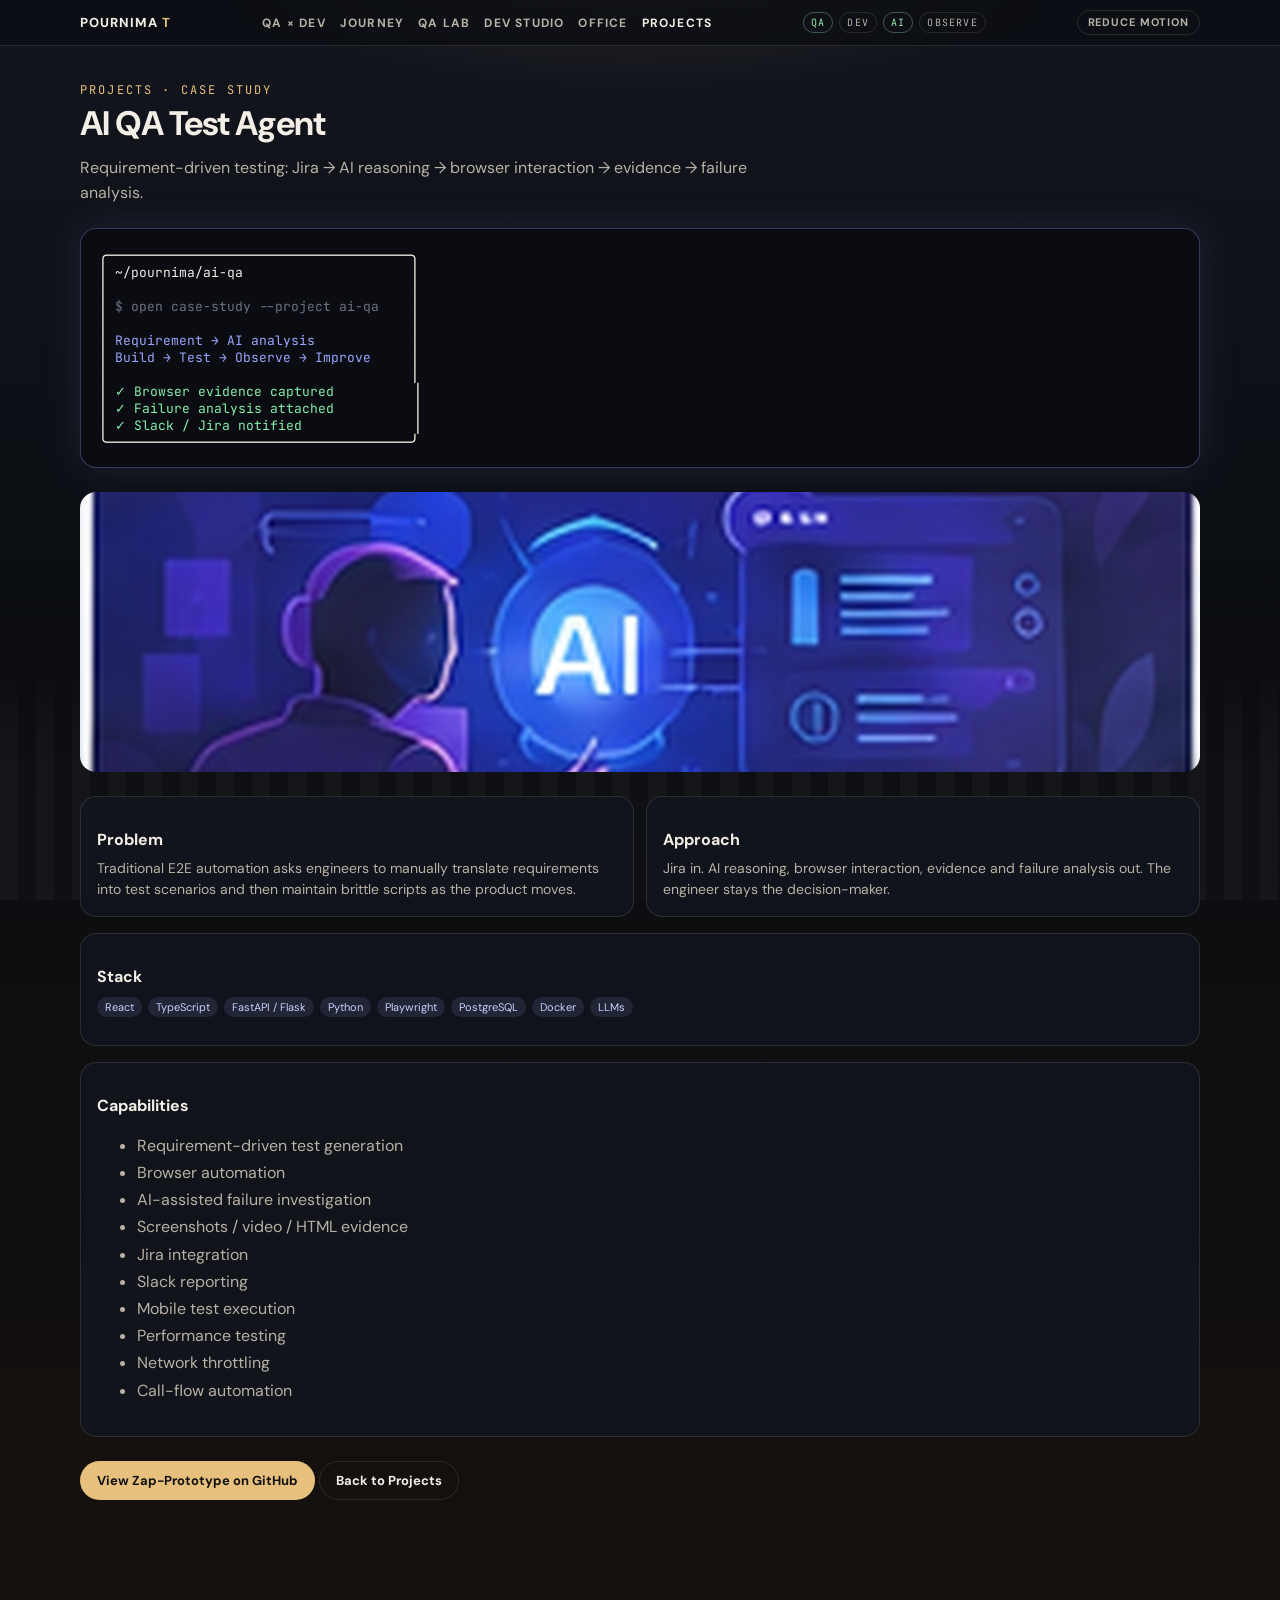
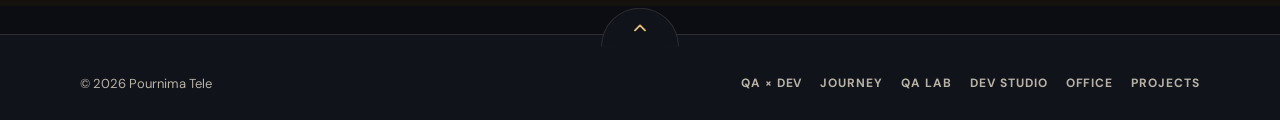
<file: projects/ai-qa.html>
<!DOCTYPE html>
<html lang="en">
<head>
  <meta charset="UTF-8" />
  <meta name="viewport" content="width=device-width, initial-scale=1" />
  <title>AI QA Test Agent | Pournima T</title>
  <link rel="preconnect" href="https://fonts.googleapis.com" />
  <link href="https://fonts.googleapis.com/css2?family=DM+Sans:wght@400;500;700;800&family=JetBrains+Mono:wght@500;700&display=swap" rel="stylesheet" />
  <link rel="stylesheet" href="../styles.css" />
</head>
<body id="top" data-room="fame" data-root="../">
  <div class="mouse-spot" aria-hidden="true"></div>
  <a class="skip" href="#main">Skip to content</a>
  <div class="floor">
    <header class="nav hud">
      <div class="wrap hud-inner">
        <a class="brand" href="https://qapournima.github.io/qa-dev/">Pournima <span>T</span></a>
        <nav class="nav-links" aria-label="Site">
          <a href="https://qapournima.github.io/qa-dev/" title="Keyboard 1">QA × Dev</a>
          <a href="../journey.html" title="Keyboard J">Journey</a>
          <a href="../qa-lab.html" title="Keyboard 2">QA Lab</a>
          <a href="../dev-studio.html" title="Keyboard 3">Dev Studio</a>
          <a href="../office.html" title="Keyboard 4">Office</a>
          <a class="active" href="../fame.html" title="Keyboard 5">Projects</a>
        </nav>
        <p class="hud-status" aria-label="This page: AI QA project">
          <span class="on">QA</span>
          <span>Dev</span>
          <span class="on">AI</span>
          <span>Observe</span>
        </p>
        <button type="button" class="hud-toggle" data-motion-toggle aria-pressed="false">Reduce motion</button>
      </div>
    </header>
    <main id="main" class="wrap room case" tabindex="-1">
      <p class="kicker">Projects · Case study</p>
      <h1 class="section-title">AI QA Test Agent</h1>
      <p class="section-sub">Requirement-driven testing: Jira → AI reasoning → browser interaction → evidence → failure analysis.</p>
      <pre class="terminal" style="margin-top:22px">╭──────────────────────────────────────╮
│ ~/pournima/ai-qa                     │
│                                      │
│ <span class="bar">$ open case-study --project ai-qa</span>    │
│                                      │
│ <span class="prompt">Requirement → AI analysis</span>            │
│ <span class="prompt">Build → Test → Observe → Improve</span>     │
│                                      │
│ <span class="ok">✓ Browser evidence captured</span>          │
│ <span class="ok">✓ Failure analysis attached</span>          │
│ <span class="ok">✓ Slack / Jira notified</span>              │
╰──────────────────────────────────────╯</pre>
      <img src="../assets/ai-testing-platform.png" alt="AI Testing Automation Platform" style="border-radius:16px;margin:24px 0;max-height:280px;width:100%;object-fit:cover" />

      <div class="grid-2">
        <article class="panel">
          <h3>Problem</h3>
          <p>Traditional E2E automation asks engineers to manually translate requirements into test scenarios and then maintain brittle scripts as the product moves.</p>
        </article>
        <article class="panel">
          <h3>Approach</h3>
          <p>Jira in. AI reasoning, browser interaction, evidence and failure analysis out. The engineer stays the decision-maker.</p>
        </article>
      </div>

      <article class="panel" style="margin-top:16px">
        <h3>Stack</h3>
        <div class="tags" style="margin-top:10px">
          <span class="tag">React</span><span class="tag">TypeScript</span><span class="tag">FastAPI / Flask</span>
          <span class="tag">Python</span><span class="tag">Playwright</span><span class="tag">PostgreSQL</span>
          <span class="tag">Docker</span><span class="tag">LLMs</span>
        </div>
      </article>

      <article class="panel" style="margin-top:16px">
        <h3>Capabilities</h3>
        <ul>
          <li>Requirement-driven test generation</li>
          <li>Browser automation</li>
          <li>AI-assisted failure investigation</li>
          <li>Screenshots / video / HTML evidence</li>
          <li>Jira integration</li>
          <li>Slack reporting</li>
          <li>Mobile test execution</li>
          <li>Performance testing</li>
          <li>Network throttling</li>
          <li>Call-flow automation</li>
        </ul>
      </article>
      <p style="margin-top:24px">
        <a class="btn btn-primary" href="https://github.com/QAPournima/Zap-Prototype">View Zap-Prototype on GitHub</a>
        <a class="btn btn-ghost" href="../fame.html">Back to Projects</a>
      </p>
    </main>
  </div>
  <footer class="site-foot">
    <a class="to-top" href="#top" aria-label="Back to top"><svg viewBox="0 0 24 24" width="20" height="20" aria-hidden="true"><path d="M6 14l6-6 6 6" fill="none" stroke="currentColor" stroke-width="2.2" stroke-linecap="round" stroke-linejoin="round"/></svg></a>
    <div class="foot-inner wrap">
      <p>© 2026 Pournima Tele</p>
      <nav aria-label="Footer">
        <a href="https://qapournima.github.io/qa-dev/">QA × Dev</a>
        <a href="../journey.html">Journey</a>
        <a href="../qa-lab.html">QA Lab</a>
        <a href="../dev-studio.html">Dev Studio</a>
        <a href="../office.html">Office</a>
        <a href="../fame.html">Projects</a>
      </nav>
    </div>
  </footer>
  <script src="../js/hq.js?v=noguide"></script>
</body>
</html>
</file>
<file: styles.css>
:root {
  --bg: #0b0d12;
  --ink: #f4efe6;
  --muted: #b7b1a6;
  --line: rgba(244, 239, 230, 0.12);
  --gold: #e8c07d;
  --lab: #7fd3c2;
  --dev: #9aa7ff;
  --me: #f0b27a;
  --fame: #e8c07d;
  --panel: rgba(18, 21, 29, 0.88);
  --max: 1120px;
}
* { box-sizing: border-box; }
html { scroll-behavior: smooth; }
@view-transition { navigation: auto; }
:focus-visible {
  outline: 2px solid var(--tone);
  outline-offset: 3px;
}
.skip {
  position: absolute;
  left: 12px;
  top: -48px;
  z-index: 60;
  background: var(--tone);
  color: #111;
  font-weight: 700;
  text-decoration: none;
  padding: 8px 12px;
  border-radius: 8px;
}
.skip:focus {
  top: 12px;
}
body {
  margin: 0;
  min-height: 100vh;
  color: var(--ink);
  font-family: "DM Sans", ui-sans-serif, system-ui, sans-serif;
  background: #0b0d12;
}
body[data-room="lobby"] { --tone: var(--gold); }
body[data-room="journey"] { --tone: var(--gold); }
body[data-room="lab"] { --tone: var(--lab); }
body[data-room="dev"] { --tone: var(--dev); }
body[data-room="office"] { --tone: var(--me); }
body[data-room="fame"] { --tone: var(--fame); }
.floor {
  min-height: 100vh;
  background:
    radial-gradient(900px 420px at 50% -10%, color-mix(in srgb, var(--tone) 22%, transparent), transparent 60%),
    linear-gradient(180deg, #12151d 0%, #0b0d12 42%, #15110d 100%);
}
.floor::before {
  content: "";
  position: fixed;
  inset: auto 0 0;
  height: 28vh;
  background: repeating-linear-gradient(
    90deg,
    rgba(244,239,230,0.04) 0 18px,
    rgba(244,239,230,0.01) 18px 36px
  );
  mask-image: linear-gradient(transparent, black 50%);
  pointer-events: none;
}
a { color: inherit; }
img { max-width: 100%; display: block; }
.wrap { width: min(var(--max), calc(100% - 36px)); margin: 0 auto; position: relative; z-index: 1; }
.nav {
  position: sticky;
  top: 0;
  z-index: 40;
  backdrop-filter: blur(14px);
  background: rgba(11, 13, 18, 0.78);
  border-bottom: 1px solid var(--line);
}
.nav-inner, .hud-inner {
  display: flex;
  align-items: center;
  justify-content: space-between;
  gap: 12px;
  padding: 10px 0;
  flex-wrap: wrap;
}
.hud-status {
  display: flex;
  flex-wrap: wrap;
  gap: 6px;
  margin: 0;
  font-family: "JetBrains Mono", ui-monospace, monospace;
  font-size: 10px;
  letter-spacing: 0.12em;
  text-transform: uppercase;
  color: var(--muted);
}
.hud-status span {
  border: 1px solid var(--line);
  padding: 3px 7px;
  border-radius: 999px;
}
.hud-status .on {
  color: #9ae6b4;
  border-color: rgba(154, 230, 180, 0.35);
}
.hud-toggle {
  background: transparent;
  color: var(--muted);
  border: 1px solid var(--line);
  border-radius: 999px;
  padding: 6px 10px;
  font: 700 11px/1 "DM Sans", ui-sans-serif, system-ui, sans-serif;
  letter-spacing: 0.08em;
  text-transform: uppercase;
  cursor: pointer;
}
.hud-toggle[aria-pressed="true"] {
  color: var(--ink);
  border-color: var(--tone);
}
.era-nav {
  display: flex;
  flex-wrap: wrap;
  gap: 8px 14px;
  margin: 18px 0 0;
  font-size: 12px;
  font-weight: 700;
  letter-spacing: 0.1em;
  text-transform: uppercase;
}
.era-nav a { color: var(--muted); text-decoration: none; }
.era-nav a:hover, .era-nav a:focus-visible { color: var(--ink); }
.panel p + p { margin-top: 10px; }
.brand {
  text-decoration: none;
  font-weight: 800;
  letter-spacing: 0.08em;
  text-transform: uppercase;
  font-size: 13px;
}
.brand span { color: var(--tone); }
.nav-links {
  display: flex;
  flex-wrap: wrap;
  gap: 14px;
  font-size: 12px;
  font-weight: 700;
  letter-spacing: 0.1em;
  text-transform: uppercase;
}
.nav-links a { text-decoration: none; color: var(--muted); }
.nav-links a:hover, .nav-links a.active { color: var(--ink); }
.btn {
  display: inline-flex;
  align-items: center;
  justify-content: center;
  border-radius: 999px;
  padding: 10px 16px;
  text-decoration: none;
  font-weight: 700;
  font-size: 13px;
  border: 1px solid transparent;
}
.btn-primary { background: var(--tone); color: #111; }
.btn-ghost { border-color: var(--line); }
.lobby-main { position: relative; z-index: 1; }
.intro { padding: 28px 0 12px; text-align: center; }
.lobby-note { text-align: center; margin: 8px 0 40px; }
.world-shell { min-height: 100vh; }
#world-stage {
  position: relative;
  height: calc(100vh - 58px);
  min-height: 540px;
  background: #0b0d12;
}
body.world-on {
  overflow: hidden;
}
body.world-on #world-stage {
  position: fixed;
  inset: 52px 0 0;
  height: auto;
  min-height: 0;
  z-index: 1;
}
body.world-on .intro {
  position: fixed;
  left: 0;
  right: 0;
  top: 52px;
  z-index: 6;
  padding: 10px 0 14px;
  pointer-events: none;
  background: linear-gradient(180deg, rgba(20, 24, 33, 0.78) 0%, rgba(20, 24, 33, 0.12) 100%);
}
body.world-on .intro h1 {
  font-size: clamp(20px, 2.8vw, 32px);
}
body.world-on .intro .lede {
  margin-top: 6px;
  font-size: 14px;
  max-width: 640px;
}
body.world-on .intro .cta,
body.world-on .intro .keys {
  pointer-events: auto;
}
body.world-walk .intro {
  display: none;
}
.era-doors {
  display: grid;
  grid-template-columns: repeat(3, 1fr);
  gap: 12px;
  margin: 22px 0;
}
.era-doors .door { min-height: 148px; }
.path-fallback { padding: 28px 0 64px; }
@media (max-width: 860px) {
  .era-doors { grid-template-columns: 1fr; }
}
#hq-canvas {
  display: block;
  width: 100%;
  height: 100%;
}
.world-labels {
  position: absolute;
  inset: 0;
  pointer-events: none;
  z-index: 4;
}
.world-labels button {
  pointer-events: auto;
  position: absolute;
  transform: translate(-50%, -120%);
  background: rgba(11, 13, 18, 0.82);
  color: var(--ink);
  border: 1px solid var(--line);
  border-radius: 999px;
  padding: 8px 12px;
  font: 700 12px/1 "DM Sans", ui-sans-serif, system-ui, sans-serif;
  letter-spacing: 0.08em;
  text-transform: uppercase;
  cursor: pointer;
}
body.world-on .floor {
  background: #0b0d12;
}
body.world-on .floor::before {
  display: none;
}
button.btn {
  font: 700 13px/1 "DM Sans", ui-sans-serif, system-ui, sans-serif;
  cursor: pointer;
  background: transparent;
  color: inherit;
}
.kicker {
  margin: 0 0 10px;
  font-family: "JetBrains Mono", ui-monospace, monospace;
  font-size: 12px;
  letter-spacing: 0.18em;
  text-transform: uppercase;
  color: var(--tone);
}
h1 { margin: 0; font-size: clamp(36px, 6vw, 64px); letter-spacing: -0.04em; line-height: 0.95; }
.lede { max-width: 560px; margin: 16px auto 0; color: var(--muted); line-height: 1.55; }
.building {
  margin: 40px auto 0;
  padding: 28px 22px 22px;
  border: 1px solid var(--line);
  border-radius: 28px 28px 8px 8px;
  background:
    linear-gradient(180deg, rgba(244,239,230,0.05), transparent 40%),
    var(--panel);
  box-shadow: 0 30px 80px rgba(0,0,0,.35);
  transition: transform .12s ease-out;
  perspective: 1400px;
}
.roof {
  font-size: 12px;
  letter-spacing: 0.28em;
  text-transform: uppercase;
  color: var(--gold);
  margin-bottom: 18px;
}
.doors {
  display: grid;
  grid-template-columns: repeat(3, 1fr);
  gap: 14px;
  transform: rotateX(6deg);
  transform-style: preserve-3d;
}
.door {
  min-height: 280px;
  border-radius: 18px 18px 6px 6px;
  border: 1px solid var(--line);
  text-decoration: none;
  padding: 22px 16px;
  display: flex;
  flex-direction: column;
  justify-content: flex-end;
  gap: 8px;
  background: linear-gradient(180deg, rgba(255,255,255,0.03), rgba(0,0,0,0.25));
  transition: transform .2s ease, box-shadow .2s ease, border-color .2s ease;
}
.door:hover, .door:focus-visible {
  transform: translateY(-6px);
  border-color: color-mix(in srgb, var(--door, var(--gold)) 55%, white);
  box-shadow: 0 16px 40px color-mix(in srgb, var(--door, var(--gold)) 18%, transparent);
}
.door.qa { --door: var(--lab); }
.door.dev { --door: var(--dev); }
.door.me { --door: var(--me); }
.door .icon {
  width: 12px;
  height: 12px;
  border-radius: 50%;
  background: color-mix(in srgb, var(--door, var(--gold)) 85%, white);
  box-shadow: 0 0 16px color-mix(in srgb, var(--door, var(--gold)) 40%, transparent);
  margin-bottom: auto;
}
.mouse-spot {
  position: fixed;
  inset: 0;
  pointer-events: none;
  z-index: 8;
  transition: background 0.3s ease, opacity 0.3s ease;
}
@media (max-width: 860px) {
  .mouse-spot,
  .door::after,
  .card::after,
  .frame::after,
  .panel::after,
  .hotspot::after {
    display: none;
  }
}
html[data-motion="reduce"] .mouse-spot,
html[data-motion="reduce"] .door::after,
html[data-motion="reduce"] .card::after,
html[data-motion="reduce"] .frame::after,
html[data-motion="reduce"] .panel::after,
html[data-motion="reduce"] .hotspot::after {
  display: none;
}
.door, .card, .frame, .panel, .hotspot {
  position: relative;
  overflow: hidden;
  isolation: isolate;
}
.door > *, .card > *, .frame > *, .panel > *, .hotspot > * { position: relative; z-index: 1; }
.door::after, .card::after, .frame::after, .panel::after, .hotspot::after {
  content: "";
  position: absolute;
  inset: 0;
  pointer-events: none;
  opacity: 0;
  z-index: 0;
  background: radial-gradient(
    220px circle at var(--lx, 50%) var(--ly, 50%),
    color-mix(in srgb, var(--door, var(--tone)) 32%, transparent),
    transparent 72%
  );
  transition: opacity 0.25s ease;
}
.door:hover::after, .card:hover::after, .frame:hover::after, .panel:hover::after, .hotspot:hover::after,
.door:focus-visible::after, .card:focus-visible::after, .frame:focus-visible::after, .panel:focus-visible::after, .hotspot:focus-visible::after {
  opacity: 1;
}
.fame-link {
  display: inline-block;
  margin-top: 22px;
  color: var(--gold);
  font-weight: 800;
  letter-spacing: 0.08em;
  text-transform: uppercase;
  text-decoration: none;
  font-size: 13px;
}
.room { padding: 36px 0 90px; }
.section-title { margin: 0 0 8px; font-size: 34px; letter-spacing: -0.03em; }
.section-sub { color: var(--muted); max-width: 680px; line-height: 1.55; }
.start { margin: 40px 0 8px; text-align: left; }
.start .section-sub { margin: 0 0 18px; max-width: 720px; }
.start-steps {
  display: grid;
  grid-template-columns: repeat(3, 1fr);
  gap: 12px;
}
.start-step {
  background: var(--panel);
  border: 1px solid var(--line);
  border-radius: 16px;
  padding: 16px;
}
.start-step .when {
  margin: 0 0 6px;
  font-family: "JetBrains Mono", ui-monospace, monospace;
  font-size: 11px;
  font-weight: 700;
  letter-spacing: 0.14em;
  text-transform: uppercase;
  color: var(--tone);
}
.start-step h3 { margin: 0 0 8px; font-size: 18px; }
.start-step ul {
  margin: 0;
  padding-left: 16px;
  color: var(--muted);
  font-size: 14px;
  line-height: 1.5;
}
.start-step li { margin: 6px 0; }
.grid, .grid-2, .grid-3, .stations {
  display: grid;
  gap: 12px;
}
.grid-2 { grid-template-columns: 1fr 1fr; }
.grid-3 { grid-template-columns: repeat(3, 1fr); }
.stations { grid-template-columns: repeat(3, 1fr); margin-top: 22px; }
.card, .panel {
  background: var(--panel);
  border: 1px solid var(--line);
  border-radius: 16px;
  padding: 16px;
}
.card { text-decoration: none; display: block; min-height: 100%; }
.card:hover, .card:focus-visible { border-color: color-mix(in srgb, var(--tone) 50%, white); }
.card h3, .panel h3 { margin: 0 0 8px; font-size: 16px; }
.panel h2 { margin: 0 0 10px; font-size: 22px; letter-spacing: -0.03em; }
.panel h3 { margin-top: 16px; }
.card p, .panel p { margin: 0; color: var(--muted); font-size: 14px; line-height: 1.5; }
.system {
  font-family: "JetBrains Mono", ui-monospace, monospace;
  font-size: 12px;
  line-height: 1.7;
  padding: 18px;
  border-radius: 16px;
  border: 1px solid var(--line);
  background: #10141c;
  overflow-x: auto;
}
.system b { color: var(--tone); }
.terminal {
  font-family: "JetBrains Mono", ui-monospace, monospace;
  font-size: 13px;
  background: #0a0c12;
  border: 1px solid rgba(154, 167, 255, 0.3);
  border-radius: 16px;
  padding: 18px 18px 16px;
  text-align: left;
  box-shadow: 0 0 40px rgba(154,167,255,.12);
}
.terminal .bar { color: #6b7280; margin-bottom: 12px; }
.prompt { color: var(--dev); }
.ai { color: var(--lab); }
.ok { color: #86efac; }
.wall {
  display: grid;
  grid-template-columns: repeat(3, 1fr);
  gap: 16px;
  margin-top: 28px;
}
.frame {
  text-decoration: none;
  background: #16130f;
  border: 10px solid #2a241c;
  box-shadow: inset 0 0 0 1px #c4a574, 0 18px 40px rgba(0,0,0,.4);
  min-height: 220px;
  padding: 18px;
  display: flex;
  flex-direction: column;
  justify-content: flex-end;
  transition: transform .2s ease, box-shadow .2s ease, filter .2s ease;
  filter: brightness(0.78);
}
.frame:hover, .frame:focus-visible {
  transform: translateY(-8px) scale(1.02);
  filter: brightness(1.08);
  box-shadow: inset 0 0 0 1px #e8c07d, 0 0 30px rgba(232,192,125,.2);
}
.frame img {
  height: 92px;
  object-fit: cover;
  object-position: top;
  margin: -6px -6px 12px;
  opacity: .9;
}
.frame h3 { margin: 0 0 6px; }
.timeline {
  border-left: 2px solid color-mix(in srgb, var(--me) 50%, transparent);
  margin: 24px 0 0 8px;
  padding-left: 22px;
}
.year { color: var(--me); font-weight: 800; margin: 0 0 6px; }
.step { margin: 0 0 18px; }
.certs { display: flex; flex-wrap: wrap; gap: 8px; }
.cert {
  border: 1px solid var(--line);
  padding: 8px 10px;
  border-radius: 8px;
  background: rgba(240,178,122,.08);
}
.book-row { display: flex; gap: 16px; align-items: center; }
.book-row img { width: 90px; border-radius: 6px; }
.write-grid {
  display: grid;
  grid-template-columns: repeat(3, minmax(0, 1fr));
  gap: 12px;
  margin: 16px 0 28px;
}
.write-card {
  background: var(--panel);
  border: 1px solid var(--line);
  border-radius: 16px;
  overflow: hidden;
  text-decoration: none;
  display: flex;
  flex-direction: column;
  min-height: 100%;
}
.write-card:hover, .write-card:focus-visible {
  border-color: color-mix(in srgb, var(--tone) 50%, white);
}
.write-card .thumb {
  height: 140px;
  background: #151922;
  overflow: hidden;
}
.write-card .thumb img {
  width: 100%;
  height: 100%;
  object-fit: cover;
  display: block;
}
.write-card .thumb .fallback {
  height: 100%;
  display: grid;
  place-items: center;
  font-size: 28px;
  font-weight: 800;
  color: var(--tone);
}
.write-card .thumb .fallback[hidden] { display: none; }
.write-card .body { padding: 14px; }
.write-card .meta {
  margin-bottom: 8px;
  font-family: "JetBrains Mono", ui-monospace, monospace;
  font-size: 11px;
  letter-spacing: 0.08em;
  text-transform: uppercase;
  color: var(--tone);
}
.write-card h3 { margin: 0 0 8px; font-size: 15px; line-height: 1.35; }
.write-card p { margin: 0; color: var(--muted); font-size: 13px; line-height: 1.5; }
.book-hero {
  display: grid;
  grid-template-columns: 168px minmax(0, 1fr);
  gap: 22px;
  align-items: center;
}
.book-hero img {
  width: 168px;
  border-radius: 8px;
  box-shadow: 0 16px 40px rgba(0, 0, 0, 0.4);
}
.guide {
  position: fixed;
  left: 16px;
  bottom: 16px;
  z-index: 30;
  display: flex;
  gap: 10px;
  align-items: flex-end;
  max-width: min(360px, calc(100% - 32px));
}
body[data-room="lobby"] .guide {
  left: auto;
  right: 16px;
}
.guide[hidden] { display: none; }
.guide-close {
  align-self: flex-start;
  background: transparent;
  border: 1px solid var(--line);
  color: var(--muted);
  border-radius: 8px;
  width: 28px;
  height: 28px;
  cursor: pointer;
}
.bot {
  width: 46px;
  height: 46px;
  border-radius: 50%;
  display: grid;
  place-items: center;
  background: #1b1f2a;
  border: 1px solid var(--tone);
  box-shadow: 0 0 18px color-mix(in srgb, var(--tone) 35%, transparent);
  animation: bob 3s ease-in-out infinite;
}
.bubble {
  background: #1b1f2a;
  border: 1px solid var(--line);
  border-radius: 14px 14px 14px 4px;
  padding: 10px 12px;
  font-size: 13px;
  color: var(--ink);
  line-height: 1.4;
}
@keyframes bob {
  0%, 100% { transform: translateY(0); }
  50% { transform: translateY(-6px); }
}
.cta { display: flex; flex-wrap: wrap; gap: 10px; justify-content: center; margin: 22px 0 8px; }
.desk {
  display: grid;
  grid-template-columns: 1fr 1fr auto;
  gap: 14px;
  align-items: stretch;
  margin: 22px 0;
}
.hotspot {
  appearance: none;
  -webkit-appearance: none;
  color: inherit;
  text-align: left;
  cursor: pointer;
  font: inherit;
}
.hotspot .hint {
  display: block;
  margin-top: 12px;
  font-size: 10px;
  letter-spacing: 0.14em;
  text-transform: uppercase;
  color: var(--muted);
}
.hotspot[aria-expanded="true"] {
  border-color: color-mix(in srgb, var(--lab) 55%, white);
  box-shadow: 0 0 24px rgba(127, 211, 194, 0.18);
}
.flow {
  margin: 0;
  padding: 0;
  list-style: none;
}
.flow li {
  position: relative;
  padding: 2px 0 2px 12px;
  color: var(--muted);
  border-left: 1px solid #2a353c;
}
.flow li.is-on,
.flow.static li {
  color: var(--ink);
  border-left-color: var(--lab);
}
.env { margin: 0 0 6px; }
.dot {
  display: inline-block;
  width: 7px;
  height: 7px;
  border-radius: 50%;
  background: #4ade80;
  margin-right: 6px;
  box-shadow: 0 0 8px #4ade80;
}
.phone .notch {
  display: block;
  width: 36px;
  height: 5px;
  border-radius: 999px;
  background: #333;
  margin: 0 auto 10px;
}
.inspect {
  background: var(--panel);
  border: 1px solid color-mix(in srgb, var(--lab) 40%, var(--line));
  border-radius: 16px;
  padding: 18px;
  margin: 0 0 22px;
}
.inspect[hidden],
.inspect article[hidden] { display: none; }
.inspect-bar {
  display: flex;
  justify-content: space-between;
  align-items: center;
  gap: 12px;
  margin-bottom: 12px;
}
.inspect-bar h2 { margin: 0; font-size: 18px; }
.inspect p { color: var(--muted); line-height: 1.55; margin: 0 0 12px; }
.inspect .terminal { margin: 0 0 14px; }
.inspect-links { display: flex; flex-wrap: wrap; gap: 8px; }
.screen {
  background: #0a1014;
  border: 8px solid #1c242c;
  border-radius: 10px;
  padding: 14px;
  font-family: "JetBrains Mono", ui-monospace, monospace;
  font-size: 12px;
  line-height: 1.55;
  min-height: 240px;
  box-shadow: 0 12px 30px rgba(0,0,0,.35), inset 0 0 40px rgba(127,211,194,.06);
}
.screen h3 { margin: 0 0 10px; font-size: 13px; letter-spacing: 0.08em; color: var(--lab); }
.run { color: #86efac; }
.run::before {
  content: "";
  display: inline-block;
  width: 7px; height: 7px;
  border-radius: 50%;
  background: #4ade80;
  margin-right: 6px;
  animation: blink 1.2s infinite;
}
@keyframes blink { 50% { opacity: .3; } }
.phone {
  width: 120px;
  border: 8px solid #222;
  border-radius: 22px;
  background: #111;
  padding: 18px 10px;
  text-align: center;
  font-size: 12px;
  box-shadow: 0 16px 30px rgba(0,0,0,.4);
}
.phone b { display: block; margin: 10px 0 6px; }
.quote {
  margin: 22px 0;
  padding: 18px 22px;
  border-left: 3px solid var(--dev);
  background: rgba(154,167,255,.08);
  font-size: 18px;
  font-style: italic;
}
.tags { display: flex; flex-wrap: wrap; gap: 6px; margin: 12px 0; }
.tag {
  font-size: 11px;
  color: #c7d2fe;
  background: rgba(154,167,255,.12);
  border-radius: 999px;
  padding: 3px 8px;
}
.case h2 { font-size: 36px; margin: 8px 0 12px; }
.case ul { color: var(--muted); line-height: 1.7; }
.job {
  display: grid;
  grid-template-columns: 180px 1fr;
  gap: 16px;
  padding: 16px 0;
  border-top: 1px solid var(--line);
}
.job .when { color: var(--muted); font-size: 13px; }
.job h3 { margin: 0 0 4px; font-size: 16px; }
.job p { margin: 0; color: var(--muted); font-size: 14px; }
.aircall-head { display: flex; gap: 14px; align-items: center; margin-bottom: 8px; }
.aircall-head img {
  width: 48px; height: 48px; object-fit: contain;
  background: #fff; border-radius: 12px; padding: 6px;
}
.aircall-head h3 { margin: 0; }
.aircall-head p { margin: 4px 0 0; color: var(--muted); font-size: 13px; }
@media (max-width: 860px) {
  .doors, .stations, .wall, .grid-3, .start-steps, .write-grid { grid-template-columns: 1fr; }
  .book-hero { grid-template-columns: 1fr; }
  .grid-2, .desk, .job { grid-template-columns: 1fr; }
  .door { min-height: 180px; }
  .phone { margin: 0 auto; }
  .hud-status { display: none; }
  .doors { transform: none; }
}
html[data-motion="reduce"] {
  scroll-behavior: auto;
}
html[data-motion="reduce"] .bot,
html[data-motion="reduce"] .run::before {
  animation: none;
}
html[data-motion="reduce"] .door:hover,
html[data-motion="reduce"] .door:focus-visible,
html[data-motion="reduce"] .frame:hover,
html[data-motion="reduce"] .frame:focus-visible,
html[data-motion="reduce"] .building,
html[data-motion="reduce"] .doors {
  transform: none;
}
html[data-motion="reduce"]::view-transition-old(root),
html[data-motion="reduce"]::view-transition-new(root) {
  animation: none;
}
@media (prefers-reduced-motion: reduce) {
  @view-transition { navigation: none; }
  html { scroll-behavior: auto; }
  .bot, .run::before { animation: none; }
  .door:hover, .door:focus-visible, .frame:hover, .frame:focus-visible, .building, .doors {
    transform: none;
  }
}

.site-foot {
  position: relative;
  z-index: 20;
  margin-top: 28px;
  background: #10131a;
  color: var(--muted);
  padding: 40px 0 28px;
  border-top: 1px solid var(--line);
}
.to-top {
  position: absolute;
  left: 50%;
  top: 0;
  transform: translate(-50%, -70%);
  width: 78px;
  height: 39px;
  border-radius: 78px 78px 0 0;
  background: #10131a;
  color: var(--gold);
  display: grid;
  place-items: end center;
  padding-bottom: 8px;
  text-decoration: none;
  border: 1px solid var(--line);
  border-bottom: 0;
}
.to-top:hover { color: var(--ink); }
.foot-inner {
  display: flex;
  justify-content: space-between;
  align-items: center;
  flex-wrap: wrap;
  gap: 12px 28px;
}
.site-foot p { margin: 0; font-size: 13px; }
.site-foot nav { display: flex; flex-wrap: wrap; gap: 8px 18px; }
.site-foot nav a {
  color: var(--muted);
  text-decoration: none;
  font-size: 12px;
  font-weight: 700;
  letter-spacing: 0.08em;
  text-transform: uppercase;
}
.site-foot nav a:hover { color: var(--ink); }
@media (max-width: 720px) {
  .foot-inner { justify-content: center; text-align: center; }
  .site-foot nav { justify-content: center; }
}
</file>
